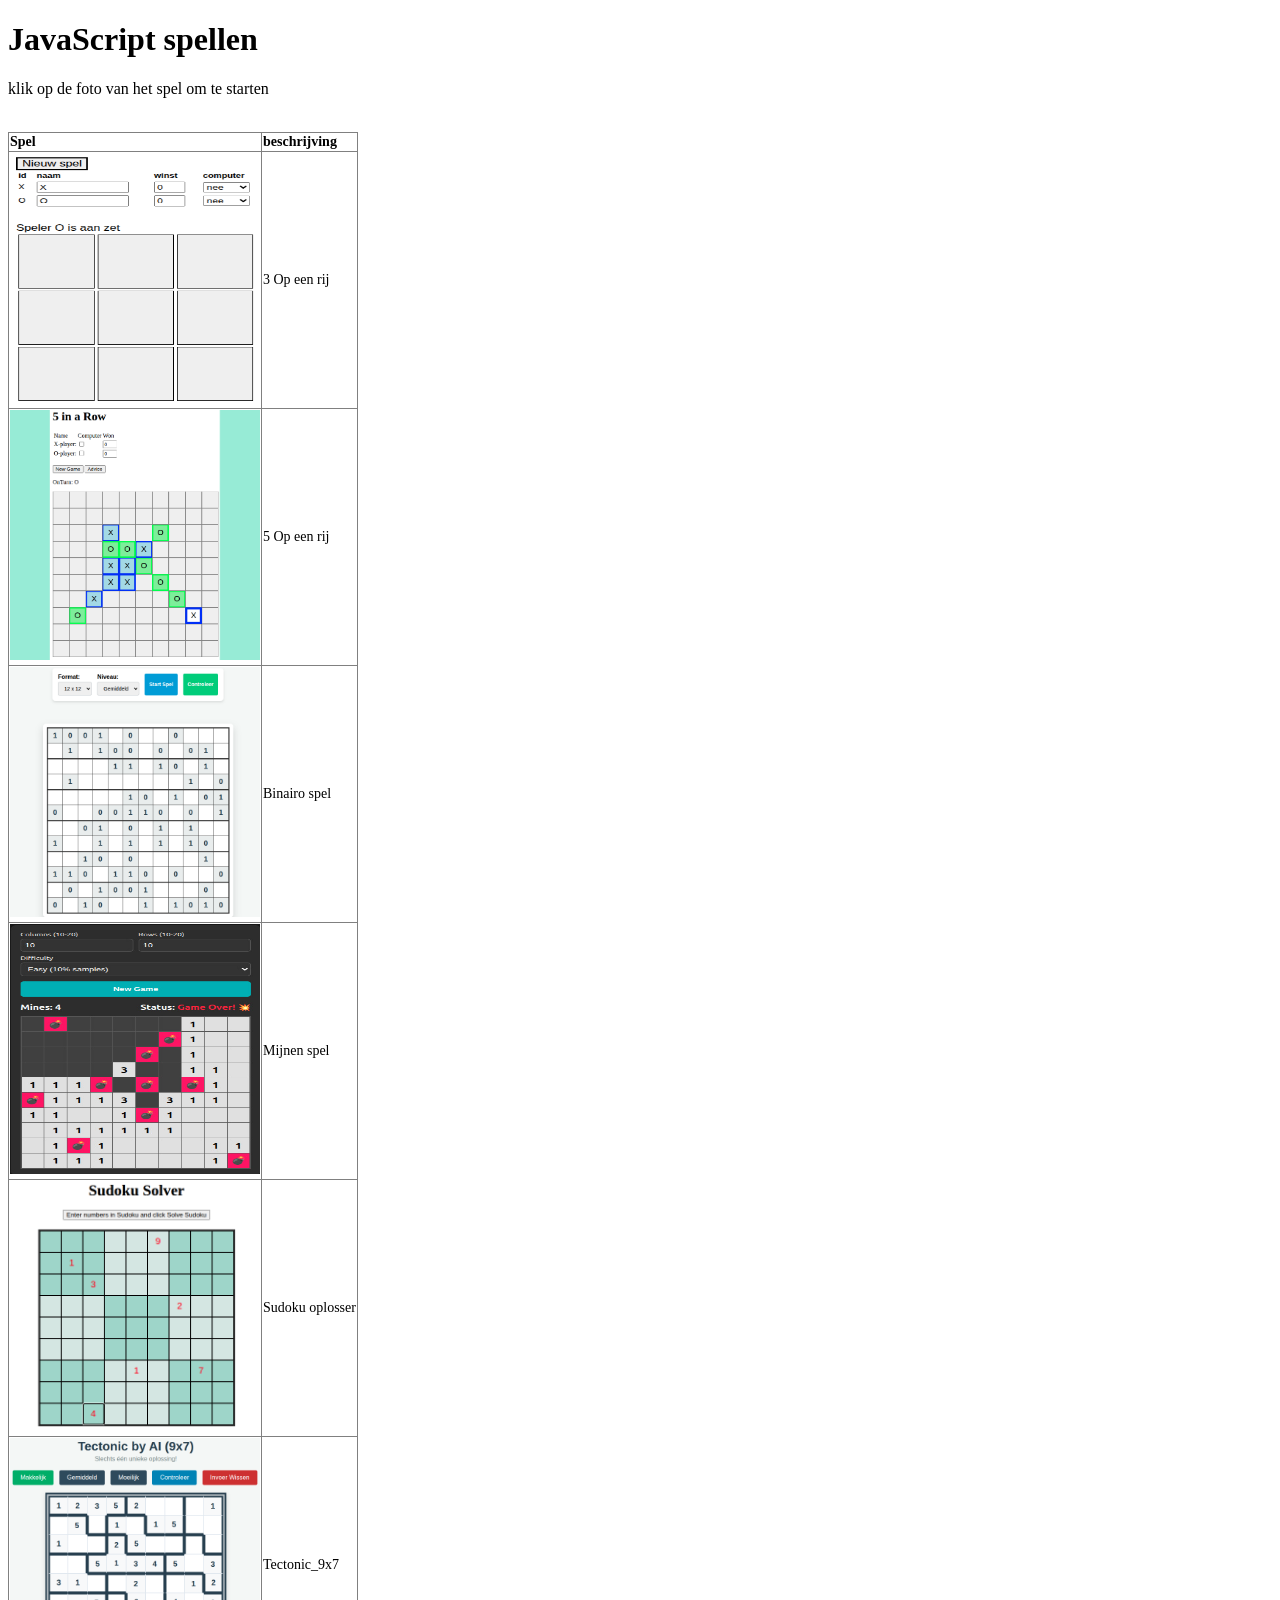
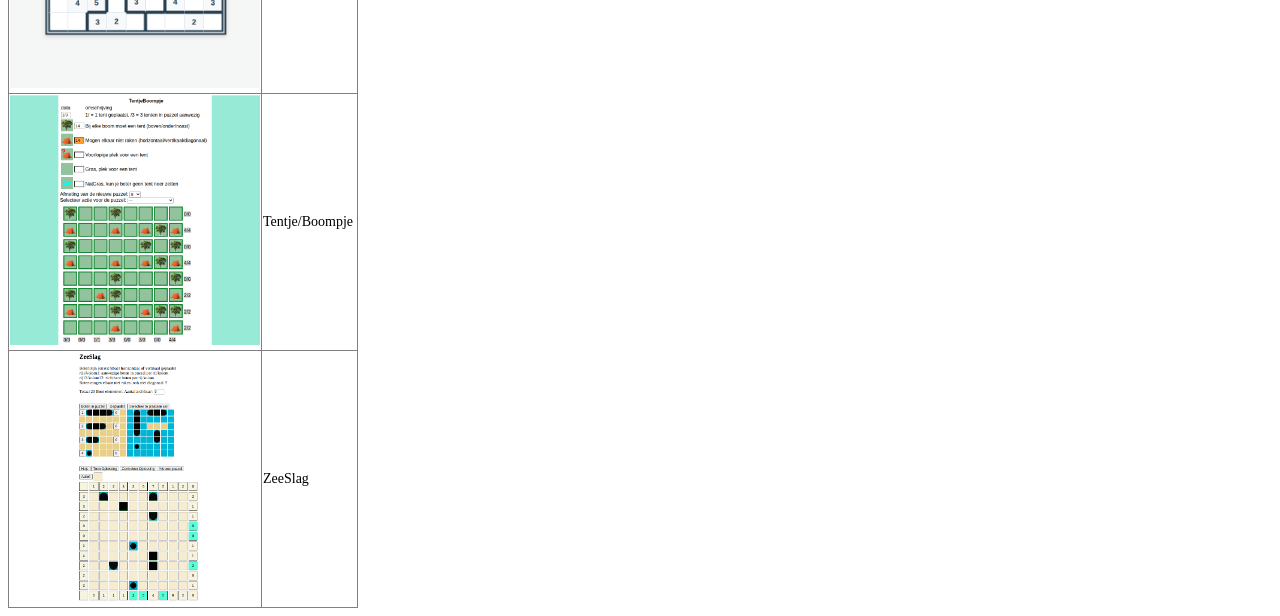
<file: index.html>
<!DOCTYPE html>
<html>

<link href="index.css" rel="stylesheet">

<body>

<h1>JavaScript spellen</h1>
<p>klik op de foto van het spel om te starten</p>
<br>

<table class="table table_bottom">
  <tr>
    <th>Spel</th>
    <th>beschrijving</th>
  </tr>
  <tr>
    <td><img src="./IMG/3oprij.png" alt="3 op een rij spel" width="250" height="250" onclick="window.location.href = './Games/3OpRij/Index.html';" ></img></td>
    <td>3 Op een rij</td>
  </tr>
  <tr>
    <td><img src="./IMG/5InaRow.png" alt="5 in een rij" width="250" height="250" onclick="window.location.href = './Games/5OpEenRij/Index.html';" ></img></td>
    <td>5 Op een rij</td>
  </tr>
  <tr>
    <td><img src="./IMG/BinairoGame.png" alt="Bimairo spel" width="250" height="250" onclick="window.location.href = './Games/Binairo/Binairo.html';" ></img></td>
    <td>Binairo spel</td>
  </tr>
  <tr>
    <td><img src="./IMG/MineGame.jpg" alt="Mijnen spel" width="250" height="250" onclick="window.location.href = './Games/Mines/Mines.html';" ></img></td>
    <td>Mijnen spel</td>
  </tr>
  <tr>
    <td><img src="./IMG/SudokuSolver.png" alt="Sudoku puzzel oplosser" width="250" height="250" onclick="window.location.href = './Games/SudokuSolver/sudokusolver.html';" ></img></td>
    <td>Sudoku oplosser</td>
  </tr>
  <tr>
    <td><img src="./IMG/Tectonic.png" alt="Tectonic AI" width="250" height="250" onclick="window.location.href = './Games/Tectonic/Tectonic_9x7.html';" ></img></td>
    <td>Tectonic_9x7</td>
  </tr>
  <tr>
    <td><img src="./IMG/TentjeBoompje.png" alt="Tentje Boompje" width="250" height="250" onclick="window.location.href = './Games/TentjeBoompje/TentjeBoompje.html';" ></img></td>
    <td>Tentje/Boompje</td>
  </tr>
  <tr>
    <td><img src="./IMG/ZeeSlag.png" alt="ZeeSlag" width="250" height="250" onclick="window.location.href = './Games/ZeeSlag/ZeeSlag.html';" ></img></td>
    <td>ZeeSlag</td>
  </tr>
</table>

</body>
</html>
</file>
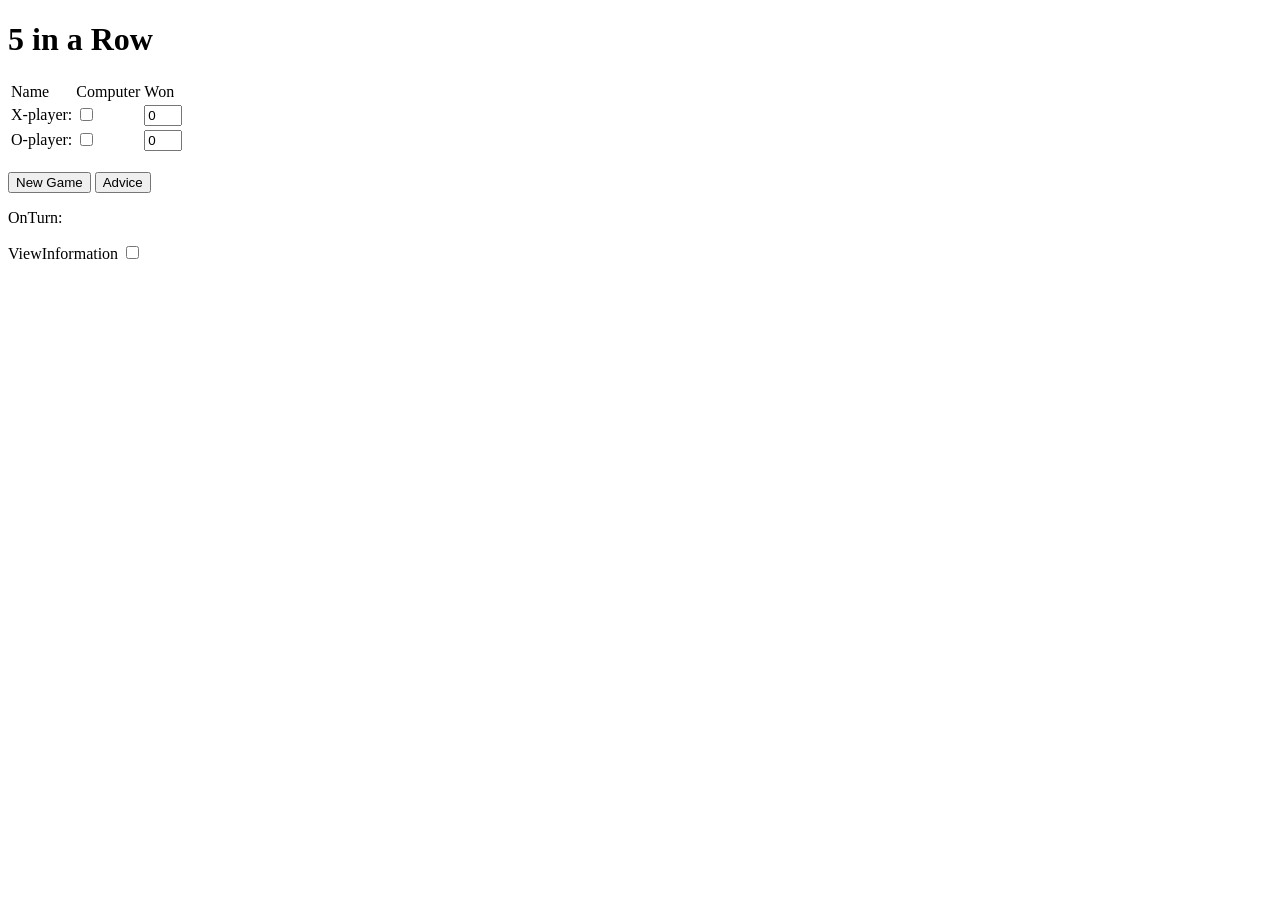
<file: Games/5OpEenRij/Index.html>
<!DOCTYPE html>
<html>

<script src="Combinations.js"></script>
<link href="Combinations.css" rel="stylesheet">

<body onload="SetTitle()">

<h1 id="Title">in a Row</h1>

<table id="Players" >
  <tr>
    <td>Name</td>
    <td>Computer</td>
    <td>Won</td>
  </tr>

  <tr>
    <td>X-player:</td>
    <td><input type="checkbox" id="X_Computer" name="X_Computer" /></td>
    <td><input type="text" id="X_winner" value="0" size="2" maxlength="2" style="width:30px" readonly /></td>
  </tr>    
  <tr>
    <td>O-player:</td>
    <td><input type="checkbox" id="O_Computer" name="O_Computer" /></td>
    <td><input type="text" id="O_winner" value="0" size="2" maxlength="2" style="width:30px" readonly /></td>
  </tr>
</table>
<br>
<button type="button" onclick="Create()">New Game</button>
<button type="button" onclick="Advise()">Advice</button>

<p id="OnTurn">OnTurn:</p>

<p id="game"></p>



<p id="Information" > ViewInformation
  <input type="checkbox" id="ViewInfo" name="ViewInfo" onclick="ViewInfo()" />
</p>

<table id="InfoTable" hidden >
    <tr>
      <td>Filter</td>
      <td>Combinations</td>
      <td>Reason</td>
    </tr>
    <tr>
      <td>
        <select name="Filter" id="Filter" size=5 onclick="GetFilter(id)">
            <option value="A">All</option>
            <option value="X">X-combs</option>
            <option value="O">O-combs</option>
            <option value="E">Empty</option>
            <option value="D">Dead</option>
        </select>
      </td>
      <td>
        <select name="AllCombs" id="AllCombs" size=5 onclick="Selected(id)">
            <option value="">All combinations</option>
        </select>
      </td>
      <td>
        <select name="Reason" id="Reason" size=2 onclick="Selected(id)">
            <option value="">Reason</option>
        </select>
      </td>
    </tr>
    <tr>
      <td>
        <p id="Count">Combs Filter:</p>
      </td>
    </tr>
        <tr>
      <td>
        <p id="Move">Move Info:</p>
      </td>
    </tr>
  </table>


</body>
</html>
</file>
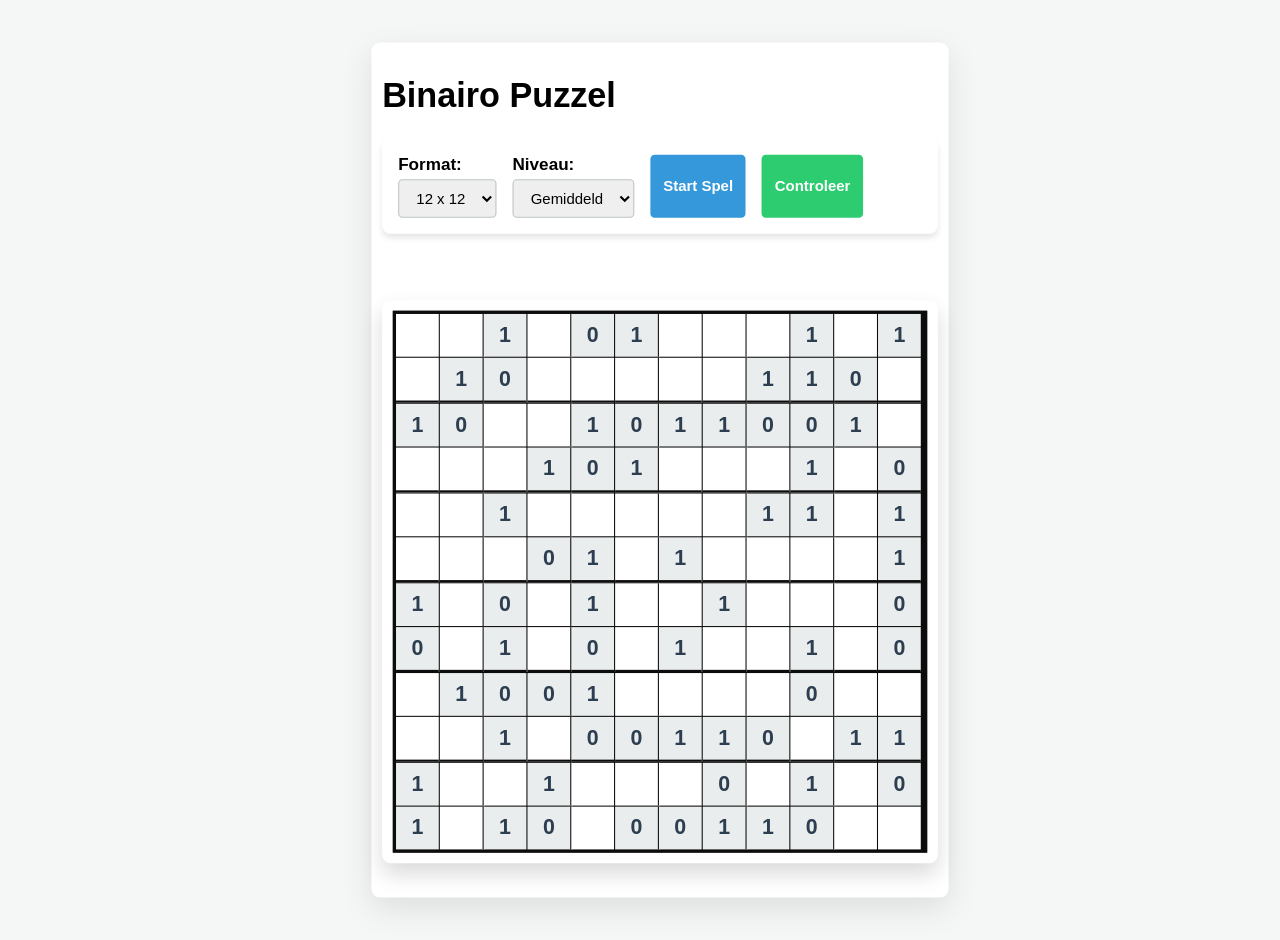
<file: Games/Binairo/Binairo.html>
<!DOCTYPE html>
	<html lang="nl">
	<head>
		<meta charset="UTF-8">
		<title>Binairo Puzzel Game</title>
		<style>

        html, body {
            margin: 0;
            padding: 0;
            width: 100%;
            height: 100%;
            overflow: hidden;
            background-color: #f0f2f5;
            position: relative;
            /* Normale cursor als basis */
            cursor: default;
        }

        #my-content-wrapper {
            position: absolute;
            left: 50%;
            top: 50%;
            width: 540px;
            height: 800px;
            background-color: white;
            box-shadow: 0 10px 30px rgba(0,0,0,0.1);
            border-radius: 8px;
            padding: 10px;
            box-sizing: border-box;
            transform-origin: center center;
            transition: transform 0.1s ease-out;
            -webkit-touch-callout: none;
            -webkit-user-select: none;
            user-select: none;
        }

        .content-box {
            text-align: center;
            font-family: sans-serif;
        }

        .badge {
            background: #007bff;
            color: white;
            padding: 5px 10px;
            border-radius: 4px;
            display: inline-block;
            margin-top: 20px;
            cursor: pointer;
        }
		:root { --bg-color: #f4f7f6; --cell-size: 40px; --border-color: #0c0c0c; }
			body { font-family: sans-serif; background-color: var(--bg-color); display: flex; flex-direction: column; align-items: center; padding: 20px; }
			.controls { margin-bottom: 20px; display: flex; gap: 15px; background: white; padding: 15px; border-radius: 8px; box-shadow: 0 4px 6px rgba(0,0,0,0.1); }
			label { font-weight: bold; display: flex; flex-direction: column; gap: 5px; }
			select, button { padding: 8px 12px; font-size: 14px; border: 1px solid #bdc3c7; border-radius: 4px; cursor: pointer; }
			button { background-color: #3498db; color: white; border: none; font-weight: bold; }
			button:hover { background-color: #2980b9; }
			#message { font-size: 18px; font-weight: bold; margin-bottom: 15px; min-height: 27px; }
			.success { color: #27ae60; }
			.error { color: #c0392b; }
			.grid-container { background: white; padding: 10px; border-radius: 8px; box-shadow: 0 10px 20px rgba(0,0,0,0.15); }
			.grid { display: grid; border: 3px solid var(--border-color); background-color: var(--border-color); gap: 1px; }
			.cell { width: var(--cell-size); height: var(--cell-size); background-color: white; display: flex; align-items: center; justify-content: center; font-size: 20px; font-weight: bold; cursor: pointer; user-select: none; }
			.cell.thick-right { border-right: 2px solid var(--border-color); }
			.cell.thick-bottom { border-bottom: 2px solid var(--border-color); }
			.cell.fixed { background-color: #eaeded; color: #2c3e50; cursor: not-allowed; }
			.cell.user-0 { color: #e67e22; }
			.cell.user-1 { color: #9b59b6; }
		</style>
	</head>

	<body>
		<div id="my-content-wrapper">
			<h1>Binairo Puzzel</h1>
			<div class="controls">
					<label>Format:
					<select id="grid-size">
							<option value="6">6 x 6</option>
							<option value="8">8 x 8</option>
							<option value="10">10 x 10</option>
							<option value="12" selected>12 x 12</option>
					</select>
					</label>
					<label>Niveau:
					<select id="difficulty">
							<option value="easy">Makkelijk</option>
							<option value="medium" selected>Gemiddeld</option>
							<option value="hard">Moeilijk</option>
					</select>
					</label>
					<button id="start-btn">Start Spel</button>
					<button id="check-btn" style="background-color: #2ecc71;">Controleer</button>
			</div>
			<div id="message"></div>
			<div class="grid-container"><div id="binairo-grid" class="grid"></div></div>

			<!-- Link naar de JavaScript bestanden -->
			<script src="generator.js"></script>
			<script src="game.js"></script>

			<script>
				const wrapper = document.getElementById('my-content-wrapper');

				let currentScale = 1;
				let posX = 0;
				let posY = 0;

				let contentWidth = 400;
				let contentHeight = 800;

				let isDragging = false;
				let startX = 0;
				let startY = 0;

				window.addEventListener('load', () => {
					 if (wrapper) {
						  const originalTransform = wrapper.style.transform;
						  wrapper.style.transform = 'none';

						  const rect = wrapper.getBoundingClientRect();
						  if (rect.width > 0) contentWidth = rect.width;
						  if (rect.height > 0) contentHeight = rect.height;

						  wrapper.style.transform = originalTransform;
						  zoomToFit();
					 }
				});

				function zoomToFit() {
					 if (!wrapper) return;

					 const windowWidth = window.innerWidth;
					 const windowHeight = window.innerHeight;

					 const scaleX = windowWidth / contentWidth;
					 const scaleY = windowHeight / contentHeight;

					 currentScale = Math.min(scaleX, scaleY) * 0.95;

					 posX = 0;
					 posY = 0;

					 applyTransform();
				}

				function applyTransform() {
					 currentScale = Math.max(0.05, Math.min(currentScale, 5));
					 wrapper.style.transform = `translate(calc(-50% + ${posX}px), calc(-50% + ${posY}px)) scale(${currentScale})`;
					 // zoomIndicator.textContent = `Zoom: ${Math.round(currentScale * 100)}%`;
				}

				// ==========================================
				// DYNAMISCHE CURSOR & SLEPEN LOGICA
				// ==========================================

				function startPan(clientX, clientY) {
					 isDragging = true;
					 startX = clientX - posX;
					 startY = clientY - posY;
					 // Verander de cursor naar een vuist ALLEEN tijdens het actieve slepen
					 document.body.style.cursor = 'grabbing';
				}

				function movePan(clientX, clientY) {
					 if (!isDragging) return;
					 posX = clientX - startX;
					 posY = clientY - startY;
					 applyTransform();
				}

				function endPan() {
					 if (!isDragging) return;
					 isDragging = false;
					 // Zet de muisaanwijzer direct weer terug naar normaal na loslaten
					 document.body.style.cursor = 'default';
				}

				// Muis drag events (Desktop)
				window.addEventListener('mousedown', (e) => {
					 // Voorkom dat slepen start als je specifiek op een interactief element klikt (zoals een knop)
					 if (e.button === 0 && e.target.tagName !== 'BUTTON' && e.target.tagName !== 'INPUT' && e.target.tagName !== 'A') {
						  startPan(e.clientX, e.clientY);
					 }
				});
				window.addEventListener('mousemove', (e) => movePan(e.clientX, e.clientY));
				window.addEventListener('mouseup', endPan);

				// Touch drag events (Mobiel)
				window.addEventListener('touchstart', (e) => {
					 if (e.touches.length === 1 && e.target.tagName !== 'BUTTON' && e.target.tagName !== 'INPUT' && e.target.tagName !== 'A') {
						  startPan(e.touches[0].clientX, e.touches[0].clientY);
					 }
				});
				window.addEventListener('touchmove', (e) => {
					 if (e.touches.length === 1 && isDragging) {
						  e.preventDefault();
						  movePan(e.touches[0].clientX, e.touches[0].clientY);
					 }
				}, { passive: false });
				window.addEventListener('touchend', endPan);

				// ==========================================
				// TOETSENBORD, BROWSER-ZOOM & MOBIELE PINCH
				// ==========================================

				window.addEventListener('keydown', (event) => {
					 if (event.ctrlKey) return;

					 if (event.key === '+' || event.key === '=') {
						  event.preventDefault();
						  currentScale += 0.05;
						  applyTransform();
					 }
					 if (event.key === '-' || event.key === '_') {
						  event.preventDefault();
						  currentScale -= 0.05;
						  applyTransform();
					 }
				});

				window.addEventListener('wheel', (event) => {
					 if (event.ctrlKey) {
						  event.preventDefault();
						  if (event.deltaY < 0) {
								currentScale += 0.05;
						  } else {
								currentScale -= 0.05;
						  }
						  applyTransform();
					 }
				}, { passive: false });

				let touchStartDist = 0;
				window.addEventListener('touchstart', (e) => {
					 if (e.touches.length === 2) {
						  isDragging = false;
						  document.body.style.cursor = 'default';
						  touchStartDist = Math.hypot(
								e.touches[0].clientX - e.touches[1].clientX,
								e.touches[0].clientY - e.touches[1].clientY
						  );
					 }
				});

				window.addEventListener('touchmove', (e) => {
					 if (e.touches.length === 2 && touchStartDist > 0) {
						  e.preventDefault();
						  const currentDist = Math.hypot(
								e.touches[0].clientX - e.touches[1].clientX,
								e.touches[0].clientY - e.touches[1].clientY
						  );
						  const delta = currentDist / touchStartDist;
						  if (delta > 1) currentScale += 0.02;
						  if (delta < 1) currentScale -= 0.02;
						  applyTransform();
						  touchStartDist = currentDist;
					 }
				}, { passive: false });

				window.addEventListener('touchend', () => {
					 touchStartDist = 0;
				});

				// ==========================================
				// RESET MECHANISME
				// ==========================================

				let resizeTimeout;
				window.addEventListener('resize', () => {
					 clearTimeout(resizeTimeout);
					 resizeTimeout = setTimeout(zoomToFit, 100);
				});

				document.addEventListener('contextmenu', (event) => {
					 event.preventDefault();
					 requestAnimationFrame(() => {
						  zoomToFit();
					 });
				}, { passive: false });

				document.addEventListener('dblclick', (event) => {
					 event.preventDefault();
					 requestAnimationFrame(() => {
						  zoomToFit();
					 });
				});

			</script>
		</div>
	</body>
</html>
</file>
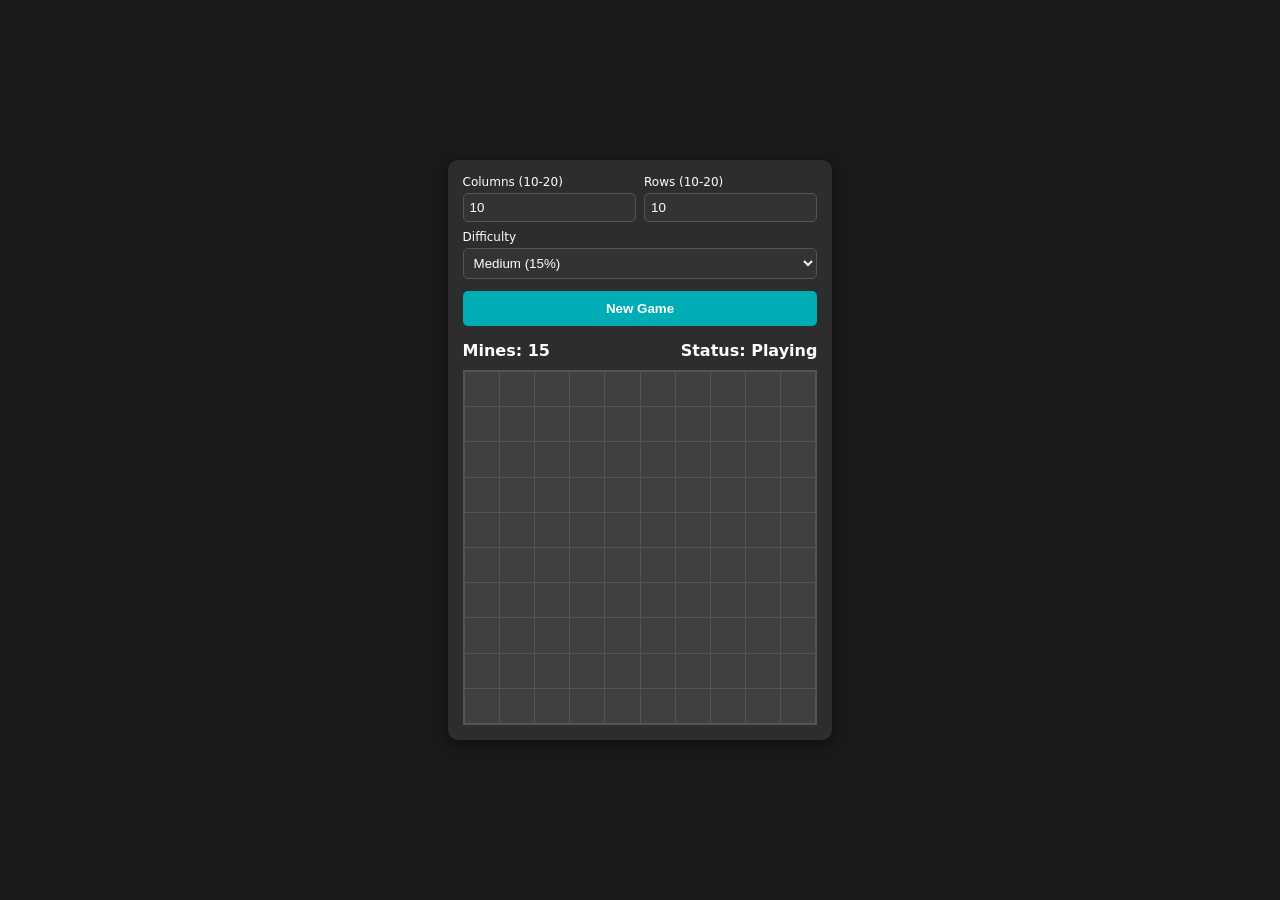
<file: Games/Mines/Mines.html>
<!DOCTYPE html>
<html lang="en">
<head>
    <meta charset="UTF-8">
    <meta name="viewport" content="width=device-width, initial-scale=1.0">
    <title>Minesweeper</title>
    <style>
        :root {
            --bg: #1a1a1a; --panel: #2d2d2d; --text: #fff;
            --cell: #404040; --rev: #e0e0e0; --border: #555;
        }
        body {
            font-family: system-ui, sans-serif; background: var(--bg); color: var(--text);
            margin: 0; padding: 10px; display: flex; flex-direction: column;
            align-items: center; justify-content: center; min-height: 100vh; box-sizing: border-box;
        }
        .container {
            background: var(--panel); padding: 15px; border-radius: 10px;
            box-shadow: 0 4px 15px rgba(0,0,0,0.5); text-align: center; max-width: 100%;
        }
        .controls { margin-bottom: 15px; display: grid; grid-template-columns: repeat(2, 1fr); gap: 8px; }
        label { display: flex; flex-direction: column; align-items: flex-start; font-size: 12px; }
        select, input, button {
            width: 100%; padding: 6px; margin-top: 4px; border-radius: 5px;
            border: 1px solid #555; background: #333; color: #fff; box-sizing: border-box;
        }
        button { grid-column: span 2; background: #00adb5; font-weight: bold; cursor: pointer; border: none; padding: 10px; }
        button:hover { background: #008c9e; }
        .stats { display: flex; justify-content: space-between; margin-bottom: 10px; font-weight: bold; }
        #grid {
            display: grid; gap: 1px; background: var(--border); border: 2px solid var(--border); margin: 0 auto;
            --sz: min(4.3vw, 3.8vh);
        }
        .cell {
            width: var(--sz); height: var(--sz); background: var(--cell);
            display: flex; align-items: center; justify-content: center;
            font-weight: bold; cursor: pointer; user-select: none; font-size: calc(var(--sz) * 0.55);
        }
        .cell.revealed { background: var(--rev); color: #000; cursor: default; }
        .cell.mine { background: #ff2e63; }
        .cell.flagged { background: #ff9f43; }
        .cell.maybe { background: #f1c40f; color: #000; }
        .n1 { color: #1b7ced; } .n2 { color: #2ebd59; } .n3 { color: #ff3838; } .n4 { color: #020087; }
        .n5 { color: #800000; } .n6 { color: #008080; } .n7 { color: #000000; } .n8 { color: #808080; }
    </style>
</head>
<body>

<div class="container">
    <div class="controls">
        <label>Columns (10-20) <input type="number" id="cols" min="10" max="20" value="10"></label>
        <label>Rows (10-20) <input type="number" id="rows" min="10" max="20" value="10"></label>
        <label style="grid-column: span 2;">Difficulty
            <select id="diff">
                <option value="0.10">Easy (10% samples)</option>
                <option value="0.15" selected>Medium (15%)</option>
                <option value="0.22">Hard (22%)</option>
            </select>
        </label>
        <button onclick="initGame()">New Game</button>
    </div>
    <div class="stats">
        <div>Mines: <span id="m-count">0</span></div>
        <div>Status: <span id="status">Playing</span></div>
    </div>
    <div id="grid"></div>
</div>

<script>
    let rows, cols, totalMines, mineGrid, revGrid, stateGrid, gameOver, firstClick;

    function initGame() {
        cols = Math.max(10, Math.min(20, parseInt(document.getElementById('cols').value) || 10));
        rows = Math.max(10, Math.min(20, parseInt(document.getElementById('rows').value) || 10));
        document.getElementById('cols').value = cols; document.getElementById('rows').value = rows;

        totalMines = Math.floor(rows * cols * parseFloat(document.getElementById('diff').value));
        gameOver = false; firstClick = true;
        
        document.getElementById('status').innerText = "Playing";
        document.getElementById('status').style.color = "#fff";
        document.getElementById('m-count').innerText = totalMines;

        mineGrid = Array(rows).fill().map(() => Array(cols).fill(false));
        revGrid = Array(rows).fill().map(() => Array(cols).fill(false));
        stateGrid = Array(rows).fill().map(() => Array(cols).fill(0)); // 0=Empty, 1=Flag, 2=Maybe

        renderGrid();
    }

    function generateMines(exR, exC) {
        let placed = 0;
        while (placed < totalMines) {
            let r = Math.floor(Math.random() * rows), c = Math.floor(Math.random() * cols);
            if (!mineGrid[r][c] && (r !== exR || c !== exC)) { mineGrid[r][c] = true; placed++; }
        }
    }

    function renderGrid() {
        const grid = document.getElementById('grid');
        grid.innerHTML = '';
        grid.style.gridTemplateColumns = `repeat(${cols}, var(--sz))`;
        grid.style.gridTemplateRows = `repeat(${rows}, var(--sz))`;

        for (let r = 0; r < rows; r++) {
            for (let c = 0; c < cols; c++) {
                const cell = document.createElement('div');
                cell.classList.add('cell');
                cell.dataset.r = r; cell.dataset.c = c;
                cell.onclick = () => handleLeft(r, c);
                cell.oncontextmenu = (e) => { e.preventDefault(); handleRight(r, c); };
                grid.appendChild(cell);
            }
        }
    }

    function handleLeft(r, c) {
        if (gameOver || stateGrid[r][c] === 1 || revGrid[r][c]) return;
        if (firstClick) { firstClick = false; generateMines(r, c); }
        if (mineGrid[r][c]) { endGame(false); return; }
        reveal(r, c); checkWin();
    }

    function handleRight(r, c) {
        if (gameOver || revGrid[r][c]) return;
        
        // Cycle states: 0 (Normal) -> 1 (Flagged) -> 2 (Question/Maybe) -> 0
        stateGrid[r][c] = (stateGrid[r][c] + 1) % 3;
        
        const cell = document.querySelector(`[data-r='${r}'][data-c='${c}']`);
        cell.classList.remove('flagged', 'maybe');
        
        if (stateGrid[r][c] === 1) {
            cell.classList.add('flagged'); cell.innerText = '🚩';
        } else if (stateGrid[r][c] === 2) {
            cell.classList.add('maybe'); cell.innerText = '❓';
        } else {
            cell.innerText = '';
        }

        let flags = 0; stateGrid.forEach(row => flags += row.filter(s => s === 1).length);
        document.getElementById('m-count').innerText = totalMines - flags;
    }

    function reveal(r, c) {
        if (r < 0 || r >= rows || c < 0 || c >= cols || revGrid[r][c] || stateGrid[r][c] === 1) return;
        revGrid[r][c] = true;
        const cell = document.querySelector(`[data-r='${r}'][data-c='${c}']`);
        cell.classList.remove('maybe');
        cell.classList.add('revealed');
        
        let count = 0;
        for (let i = -1; i <= 1; i++) {
            for (let j = -1; j <= 1; j++) {
                let nr = r + i, nc = c + j;
                if (nr >= 0 && nr < rows && nc >= 0 && nc < cols && mineGrid[nr][nc]) count++;
            }
        }

        if (count > 0) {
            cell.innerText = count; cell.classList.add(`n${count}`);
        } else {
            for (let i = -1; i <= 1; i++) {
                for (let j = -1; j <= 1; j++) reveal(r + i, c + j);
            }
        }
    }

    function checkWin() {
        for (let r = 0; r < rows; r++) {
            for (let c = 0; c < cols; c++) {
                if (!mineGrid[r][c] && !revGrid[r][c]) return;
            }
        }
        endGame(true);
    }

    function endGame(win) {
        gameOver = true;
        const txt = document.getElementById('status');
        txt.innerText = win ? "You Win! 🎉" : "Game Over! 💥";
        txt.style.color = win ? "#2ebd59" : "#ff3838";
        if (!win) {
            for (let r = 0; r < rows; r++) {
                for (let c = 0; c < cols; c++) {
                    if (mineGrid[r][c]) {
                        const cell = document.querySelector(`[data-r='${r}'][data-c='${c}']`);
                        cell.classList.remove('maybe', 'flagged');
                        cell.classList.add('mine'); cell.innerText = '💣';
                    }
                }
            }
        }
    }
    initGame();
</script>
</body>
</html>
</file>
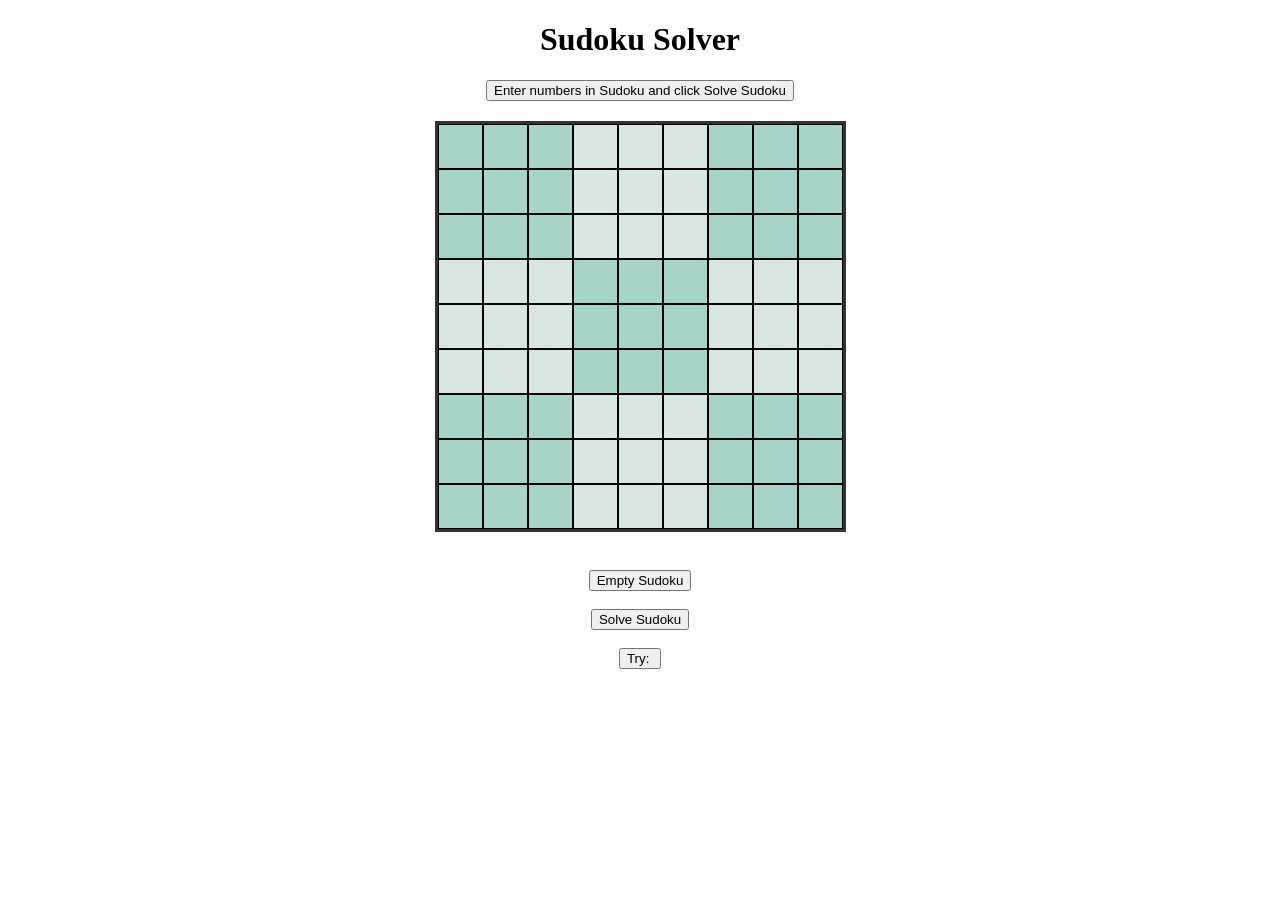
<file: Games/SudokuSolver/sudokusolver.html>
<!DOCTYPE html>
<html lang="nl">
<head>
<style>
    :root { --border-bold: 3px solid #333; }

    .sudoku-grid {
        display: grid;
        grid-template-columns: repeat(9, 45px);
        width: max-content;
        border: var(--border-bold);
        margin: 20px auto;
    }

    .sudoku-cell {
        width: 45px;
        height: 45px;
        text-align: center;
        font-size: 1.2rem;
        border: 1px solid #000000;
        box-sizing: border-box;
        background-color: rgb(215, 230, 226);
    }
    .sudoku-cell-mark {
        width: 45px;
        height: 45px;
        text-align: center;
        font-size: 1.2rem;
        border: 1px solid #000000;
        box-sizing: border-box;
        background-color: rgb(167, 212, 200);
    }

    .center-block {
        display: block;
        margin-right: auto;
        margin-left: auto;
    }

    h1 {
        text-align:center;
        margin-right: auto;
        margin-left: auto;
    }

</style>

</head>
<body>
<title>Sudoku Solver</title> 
<h1>Sudoku Solver</h1>

<input class="center-block" type='button' id='Info' value='Enter numbers in Sudoku and click Solve Sudoku' readonly />

<div id="grid" class="sudoku-grid"></div>

<br/>
<button class="center-block" onclick="Clear()">Empty Sudoku</button>
<br/>
<button class="center-block" onclick="SolveActiveNumbers()">Solve Sudoku</button>
<br/>
<input class="center-block" type='button' id='Try' value='Try: ' readonly />

<script>

    const N = 9;
    let count = 0;

    function isSafe(sudoku, row, column, num) {
        // check if we find the same num in the similar row , we return false
        for (let x = 0; x < 9; x++) {
            if (sudoku[row][x] === num) {
                return false;
            }
        }

        // check if we find the same num in the similar column , we return false
        for (let x = 0; x < 9; x++) {
            if (sudoku[x][column] === num) {
                return false;
            }
        }

        // check if we find the same num in the particular 3*3 matrix, we return false
        const startRow = row - (row % 3);
        const startCol = column - (column % 3);
        for (let i = 0; i < 3; i++) {
            for (let j = 0; j < 3; j++) {
                if (sudoku[i + startRow][j + startCol] === num) {
                    return false;
                }
            }
        }
        return true;
    }

    function solveSudoku(sudoku, row, column) {
        count++;
        document.getElementById("Try").value = "Try: " + count.toString();

        if (count > 1000000) {
            return false;
        }

        if (row === N - 1 && column === N) {
            return true;
        }

        if (column === N) {
            row++;
            column = 0;
        }

        if (sudoku[row][column] > 0) {
            return solveSudoku(sudoku, row, column + 1);
        }

        for (let num = 1; num <= N; num++) {
            if (isSafe(sudoku, row, column, num)) {
                sudoku[row][column] = num;
                if (solveSudoku(sudoku, row, column + 1)) {
                    return true;
                }
            }
            sudoku[row][column] = 0;
        }
        return false;
    }

    function solver(sudoku) {
        if (solveSudoku(sudoku, 0, 0)) {
            count = 0;
            return sudoku;
        } else {
            count = 0;
            return false;
        }
    }




    let sudoku = create2Darr(9, 9);

    function create2Darr(rows, columns){
    let arr = [];
    let value = 0;

    // creating two-dimensional array
    for (let r = 0; r < rows; r++) {
        arr[r] = [];
        for (let c = 0; c < columns; c++) {
        arr[r][c]= value;
        }
    }
    return arr;
    } 

    let MarkedCells =[ 1, 2, 3, 7, 8, 9,
                      10,11,12,16,17,18,
                      19,20,21,25,26,27,
                      31,32,33,
                      40,41,42,
                      49,50,51,
                      55,56,57,61,62,63,
                      64,65,66,70,71,72,
                      73,74,75,79,80,81] 

    const grid = document.getElementById('grid');

    // Genereer 81 input cellen
    for (let i = 0; i < 81; i++) {
        let clsname = cell_classname(i);
        const input = document.createElement('input');
        input.type = 'text';
        input.inputMode = 'numeric';
        input.className = clsname;  // 'sudoku-cell';
        input.maxLength = 1;
        input.id = i.toString();

        input.addEventListener("keydown", updateValue);
        grid.appendChild(input);
    }

    function updateValue(e) {

        // $('#Input_TextVar2').addEventListener("keypress", function(e){
        //     var text = this.value.replace(/[^0-9]/g, '') ;
        //     if (this.value != text){
        //         this.value = text;
        //     }
        // });

        let key = e.code.toString();
        let idnr = parseInt(this.id);
        let oldval = document.getElementById(idnr).value;
        let rnr = row(idnr);
        let cnr = column(idnr);
        let valid = " 123456789"

        if(valid.includes(oldval) == false){
            oldval = " ";
        }
        if(oldval == "") oldval = " ";

        switch(key) {
            case "ArrowLeft":
                if(cnr > 0) { 
                    document.getElementById(idnr - 1).focus();
                }
                break; 
            case "ArrowRight":
                if(cnr < 8) {                  
                    document.getElementById(idnr + 1).focus();
                }
                break; 
            case "ArrowUp":
                if(rnr > 0) { 
                    document.getElementById(idnr - 9).focus();
                }
                break;   
            case "ArrowDown":
                if(rnr < 8) { 
                    document.getElementById(idnr + 9).focus();
                }
                break;                 
            case "Digit0":
                e.target.value = ' ';
                document.getElementById(idnr).style.color="black";
                break; 
            case "Digit1":
                e.target.value = '1';
                document.getElementById(idnr).style.color="red";
                break; 
            case "Digit2":
                e.target.value = '2';
                document.getElementById(idnr).style.color="red";
                break; 
            case "Digit3":
                e.target.value = '3';
                document.getElementById(idnr).style.color="red";
                break; 
            case "Digit4":
                e.target.value = '4';
                document.getElementById(idnr).style.color="red";
                break; 
            case "Digit5":
                e.target.value = '5';
                document.getElementById(idnr).style.color="red";
                break; 
            case "Digit6":
                e.target.value = '6';
                document.getElementById(idnr).style.color="red";
                break; 
            case "Digit7":
                e.target.value = '7';
                document.getElementById(idnr).style.color="red";
                break; 
            case "Digit8":
                e.target.value = '8';
                document.getElementById(idnr).style.color="red";
                break; 
            case "Digit9":
                e.target.value = '9';
                document.getElementById(idnr).style.color="red";
                break;  
            case "Backquote":
                e.target.value = oldval;
                document.getElementById(idnr).style.color="black";
                break;                  
                
                

            default:
                e.target.value = oldval;
                // document.getElementById(idnr).value = oldval;
                // document.getElementById(idnr).focus();
                // document.getElementById(idnr).value = oldval;
                // console.log("IdNr:" + idnr + " , Old: '" + oldval + "'");
                console.log("Not supported key: " + key + " ,Restore: >" + oldval + "<");            
                break;
        }
    }


    function row(idnr){
        let rest = idnr;
        let rwnr = 0;
        while(rest >= 9){
            rest -= 9
            rwnr++;
        }
        return rwnr;
    }

    function column(idnr){
        let rest = idnr
        while(rest >= 9){
            rest -= 9;
        }
        return rest;
    }

    function cell_classname(idnr){
        let mcnr = idnr + 1;
        let clsname = "sudoku-cell"

        if(MarkedCells.indexOf(mcnr) >= 0){
            clsname = "sudoku-cell-mark"
        }
        return clsname;
    }


    
    function ReadButtons(){
        for (let r = 0; r < 9; r++) {
            for (let c = 0; c < 9; c++) {
                let ibttn = (r * 9) + c;
                let bttn = document.getElementById(ibttn.toString());
                if(bttn.value == ""){
                        sudoku[r][c] = 0;
                } else {
                        sudoku[r][c] = parseInt(bttn.value);
                }
            }
        }
    }

    function SolveActiveNumbers(){

        ReadButtons();

        let solved = solver(sudoku);

        if(solved){
            for (let r = 0; r < 9; r++) {
                for (let c = 0; c < 9; c++) {
                        let val = solved[r][c];
                        let ibttn = (r * 9) + c;
                        let bttn = document.getElementById(ibttn.toString());
                        bttn.value = val.toString();
                }
            }
        }else {
            alert("No solution ...")
        }
    }

    function Clear(){
        sudoku = create2Darr(9, 9);

        for(let i=0; i<81; i++){
            let bttn = document.getElementById(i.toString());
            bttn.value = "";
            document.getElementById(i.toString()).style.color="black";
        }
    }




</script>

</body>
</html>
</file>
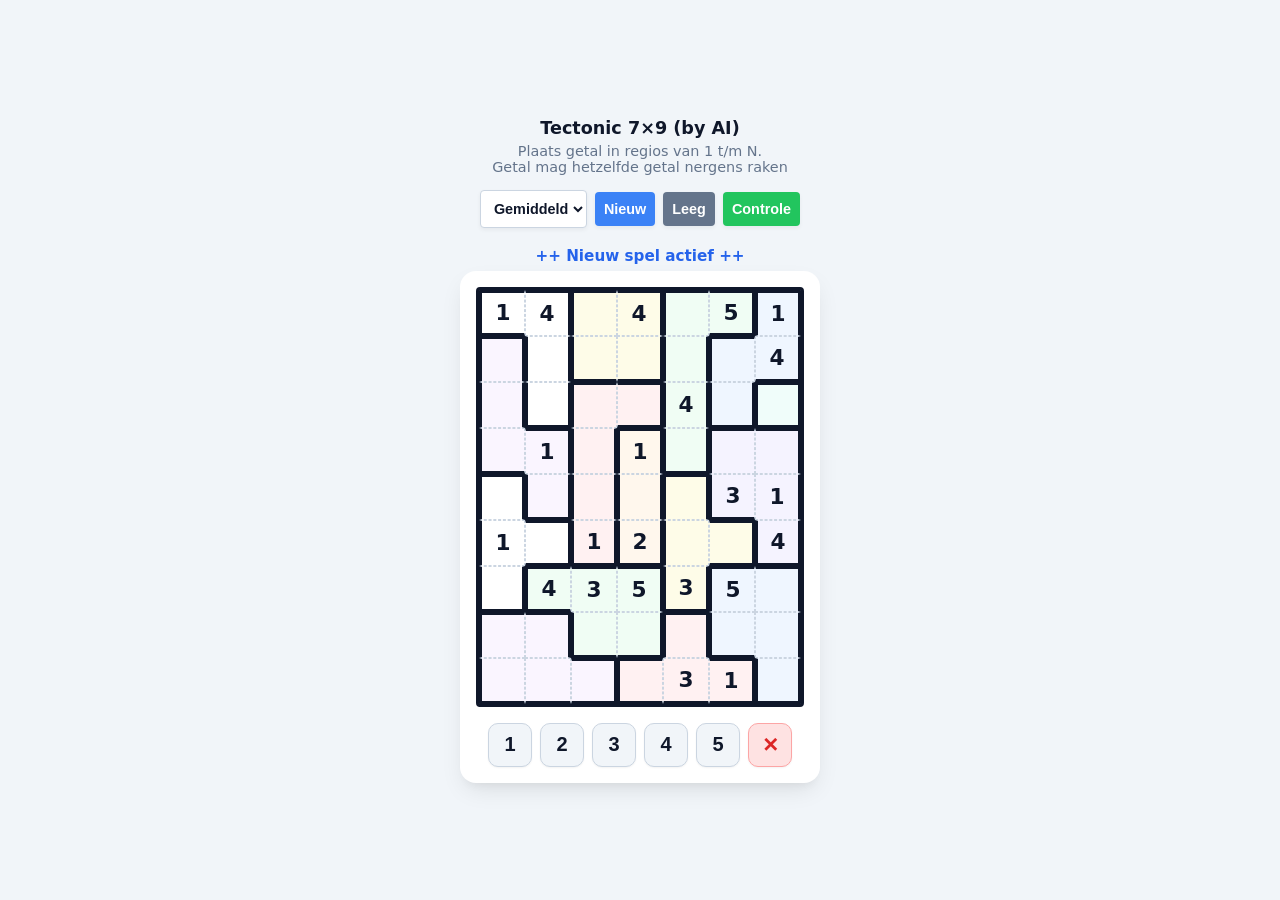
<file: Games/Tectonic/Tectonic_9x7.html>
<!DOCTYPE html>
<html lang="nl">
<head>
    <meta charset="UTF-8">
    <meta name="viewport" content="width=device-width, initial-scale=1.0">
    <title>Tectonic 7x9</title>
    <style>
        :root {
            --bg-color: #f1f5f9;
            --panel-bg: #ffffff;
            --text-color: #0f172a;
            --primary-color: #3b82f6;
            --primary-hover: #2563eb;
            --border-color: #cbd5e1;
            --error-color: #ef4444;
            --success-color: #22c55e;
            --selected-color: #93c5fd;
            --same-num-color: #dbeafe;
        }

        * {
            box-sizing: border-box;
        }

        body {
            font-family: system-ui, -apple-system, BlinkMacSystemFont, 'Segoe UI', Roboto, sans-serif;
            background-color: var(--bg-color);
            color: var(--text-color);
            display: flex;
            flex-direction: column;
            align-items: center;
            justify-content: center;
            min-height: 100vh;
            margin: 0;
            padding: 15px;
            user-select: none;
        }

        h3 {
            margin: 0 0 5px 0;
            font-size: 1.1rem;
            color: #0f172a;
            text-align: center;
        }

        .subtitle {
            margin: 0 0 15px 0;
            font-size: 0.9rem;
            color: #64748b;
            text-align: center;
        }

        .controls {
            display: flex;
            gap: 8px;
            margin-bottom: 5px;
            flex-wrap: nowrap;
            justify-content: center;
            align-items: center;
        }

        button, select {
            background-color: var(--primary-color);
            color: white;
            border: none;
            padding: 9px 9px;
            border-radius: 4px;
            font-weight: 600;
            font-size: 0.9rem;
            cursor: pointer;
            transition: background-color 0.15s, transform 0.1s;
            box-shadow: 0 2px 4px rgba(0,0,0,0.05);
        }

        select {
            background-color: #ffffff;
            color: #0f172a;
            border: 1px solid var(--border-color);
            outline: none;
            padding-right: 1px;
        }

        button:hover {
            background-color: var(--primary-hover);
        }

        button:active {
            transform: scale(0.96);
        }

        button.btn-sec {
            background-color: #64748b;
        }
        button.btn-sec:hover {
            background-color: #475569;
        }

        button.btn-success {
            background-color: var(--success-color);
        }
        button.btn-success:hover {
            background-color: #16a34a;
        }

        .board-container {
            background: var(--panel-bg);
            padding: 16px;
            border-radius: 16px;
            box-shadow: 0 10px 25px -5px rgba(0, 0, 0, 0.1), 0 8px 10px -6px rgba(0, 0, 0, 0.05);
            display: flex;
            flex-direction: column;
            align-items: center;
        }

        #grid {
            display: grid;
            grid-template-columns: repeat(7, 46px);
            grid-template-rows: repeat(9, 46px);
            gap: 0;
            background-color: #0f172a;
            border: 3.5px solid #0f172a;
            border-radius: 4px;
            overflow: hidden;
        }

        @media (max-width: 400px) {
            #grid {
                grid-template-columns: repeat(7, 40px);
                grid-template-rows: repeat(9, 40px);
            }
            .cell {
                width: 40px !important;
                height: 40px !important;
                font-size: 1.2rem !important;
            }
        }

        .cell {
            width: 46px;
            height: 46px;
            display: flex;
            align-items: center;
            justify-content: center;
            font-size: 1.35rem;
            font-weight: 700;
            cursor: pointer;
            box-sizing: border-box;
            position: relative;
            background-color: #ffffff;
            transition: background-color 0.15s;
        }

        /* Regio dikke en dunne randen */
        .border-top-region { border-top: 3.5px solid #0f172a !important; }
        .border-bottom-region { border-bottom: 3.5px solid #0f172a !important; }
        .border-left-region { border-left: 3.5px solid #0f172a !important; }
        .border-right-region { border-right: 3.5px solid #0f172a !important; }

        .border-top-inner { border-top: 1px dashed #cbd5e1; }
        .border-bottom-inner { border-bottom: 1px dashed #cbd5e1; }
        .border-left-inner { border-left: 1px dashed #cbd5e1; }
        .border-right-inner { border-right: 1px dashed #cbd5e1; }

        .cell.given {
            color: #0f172a;
            font-weight: 900;
            cursor: default;
        }

        .cell.user-filled {
            color: #2563eb;
            font-weight: 800;
        }

        .cell.selected {
            background-color: var(--selected-color) !important;
            z-index: 10;
        }

        .cell.highlight-same {
            background-color: var(--same-num-color);
        }

        .cell.invalid {
            color: var(--error-color) !important;
            background-color: #fee2e2 !important;
            animation: shake 0.25s ease-in-out;
        }

        @keyframes shake {
            0%, 100% { transform: translateX(0); }
            20%, 60% { transform: translateX(-3px); }
            40%, 80% { transform: translateX(3px); }
        }

        .numpad {
            display: flex;
            gap: 8px;
            margin-top: 16px;
        }

        .num-btn {
            width: 44px;
            height: 44px;
            font-size: 1.25rem;
            font-weight: 700;
            border-radius: 10px;
            padding: 0;
            display: flex;
            align-items: center;
            justify-content: center;
            background-color: #f1f5f9;
            color: #0f172a;
            border: 1px solid var(--border-color);
            box-shadow: 0 1px 2px rgba(0,0,0,0.05);
        }

        .num-btn:hover {
            background-color: #e2e8f0;
        }

        .num-btn.delete {
            background-color: #fee2e2;
            color: #dc2626;
            border-color: #fca5a5;
        }

        #message {
            margin-top: 14px;
            font-weight: 600;
            font-size: 0.95rem;
            min-height: 24px;
            text-align: center;
        }

        /* Pastelkleuren per regio */
        .color-0 { background-color: #ffffff; }
        .color-1 { background-color: #fefce8; }
        .color-2 { background-color: #f0fdf4; }
        .color-3 { background-color: #eff6ff; }
        .color-4 { background-color: #faf5ff; }
        .color-5 { background-color: #fff1f2; }
        .color-6 { background-color: #f0fdfa; }
        .color-7 { background-color: #fff7ed; }
        .color-8 { background-color: #f5f3ff; }
    </style>

    <link href="CSS/dynamic-dialog.css" rel="stylesheet">
    <script src="JS/dynamic-dialog.js"></script>  

</head>
<body>

    <h3>Tectonic 7×9  (by AI)</h3>
    <p class="subtitle">Plaats getal in regios van 1 t/m N.<br>Getal mag hetzelfde getal nergens raken</p>

    <div class="controls">
        <select id="select-difficulty">
            <option value="0.45">Makkelijk</option>
            <option value="0.35" selected>Gemiddeld</option>
            <option value="0.25">Moeilijk</option>
        </select>
        <button id="btn-new">Nieuw</button>
        <button id="btn-reset" class="btn-sec">Leeg</button>
        <button id="btn-validate" class="btn-success">Controle</button>
        <button id="btn-help" class="btn-sec">Help</button>
    </div>

    <div id="message"></div>
    
    <div class="board-container">
        <div id="grid"></div>

        <div class="numpad">
            <button class="num-btn" data-val="1">1</button>
            <button class="num-btn" data-val="2">2</button>
            <button class="num-btn" data-val="3">3</button>
            <button class="num-btn" data-val="4">4</button>
            <button class="num-btn" data-val="5">5</button>
            <button class="num-btn delete" data-val="0">✕</button>
        </div>
    </div>


    <script>

        // Controleer of het apparaat GEEN hover ondersteunt (zoals gsm en tablet)
        const isTouchDeviceWithoutHover = window.matchMedia("(hover: none)").matches; 

        const COLS = 7;
        const ROWS = 9;
        const TOTAL_CELLS = COLS * ROWS;

        let regions = [];        // Regio-id per cel
        let regionGroups = [];   // Cellenlijst per regio-id
        let solution = [];       // Berekende oplossing
        let initialBoard = [];   // Vaste gegeven cijfers
        let userBoard = [];      // Huidige stand van de gebruiker
        let selectedCell = null; // Actief geselecteerde cel

        let oldcolor = "";
        let oldmsg = "";

        // 1. REGIO GENERATIE (Grootte 1 t/m 5)
        function generateRegions() {
            let attempt = 0;
            while (attempt < 100) {
                attempt++;
                let regs = new Array(TOTAL_CELLS).fill(-1);
                let groups = [];
                let regId = 0;

                for (let i = 0; i < TOTAL_CELLS; i++) {
                    if (regs[i] !== -1) continue;

                    let targetSize = Math.floor(Math.random() * 5) + 1; // 1..5
                    let group = [i];
                    regs[i] = regId;

                    while (group.length < targetSize) {
                        let candidates = [];
                        for (let cellIdx of group) {
                            let r = Math.floor(cellIdx / COLS);
                            let c = cellIdx % COLS;
                            let neighbors = [
                                [r - 1, c], [r + 1, c], [r, c - 1], [r, c + 1]
                            ];
                            for (let [nr, nc] of neighbors) {
                                if (nr >= 0 && nr < ROWS && nc >= 0 && nc < COLS) {
                                    let nIdx = nr * COLS + nc;
                                    if (regs[nIdx] === -1 && !candidates.includes(nIdx)) {
                                        candidates.push(nIdx);
                                    }
                                }
                            }
                        }
                        if (candidates.length === 0) break;
                        let nextCell = candidates[Math.floor(Math.random() * candidates.length)];
                        regs[nextCell] = regId;
                        group.push(nextCell);
                    }
                    groups.push(group);
                    regId++;
                }

                // Eenzame cellen of regio's kleiner dan 1 mergen met een bijeengelegen regio als grootte <= 5 blijft
                let validPartition = true;
                for (let g = 0; g < groups.length; g++) {
                    if (groups[g].length === 0) continue;
                    // Als een regio heel klein is, probeer samen te voegen
                    if (groups[g].length === 1 && Math.random() < 0.7) {
                        let cellIdx = groups[g][0];
                        let r = Math.floor(cellIdx / COLS);
                        let c = cellIdx % COLS;
                        let neighbors = [[r-1,c], [r+1,c], [r,c-1], [r,c+1]];
                        for (let [nr, nc] of neighbors) {
                            if (nr >= 0 && nr < ROWS && nc >= 0 && nc < COLS) {
                                let nIdx = nr * COLS + nc;
                                let neighborReg = regs[nIdx];
                                if (neighborReg !== g && groups[neighborReg].length < 5) {
                                    regs[cellIdx] = neighborReg;
                                    groups[neighborReg].push(cellIdx);
                                    groups[g] = [];
                                    break;
                                }
                            }
                        }
                    }
                }

                // Filter lege groepen eruit en herindexeer
                let cleanGroups = groups.filter(g => g.length > 0);
                if (cleanGroups.every(g => g.length >= 1 && g.length <= 5)) {
                    // Herindexeer region map
                    let finalRegs = new Array(TOTAL_CELLS);
                    cleanGroups.forEach((grp, newId) => {
                        grp.forEach(cIdx => finalRegs[cIdx] = newId);
                    });
                    return { regions: finalRegs, regionGroups: cleanGroups };
                }
            }
        }

        // 2. BACKTRACKING SOLVER MET MRV (Minimum Remaining Values)
        function solvePuzzle(regs, groups) {
            let grid = new Array(TOTAL_CELLS).fill(0);

            function getCandidates(cellIdx) {
                let r = Math.floor(cellIdx / COLS);
                let c = cellIdx % COLS;
                let regId = regs[cellIdx];
                let maxVal = groups[regId].length;

                let used = new Set();
                // Gebruikt in dezelfde regio
                for (let idx of groups[regId]) {
                    if (grid[idx] !== 0) used.add(grid[idx]);
                }
                // Gebruikt in 8 omliggende buurcellen
                for (let dr = -1; dr <= 1; dr++) {
                    for (let dc = -1; dc <= 1; dc++) {
                        if (dr === 0 && dc === 0) continue;
                        let nr = r + dr, nc = c + dc;
                        if (nr >= 0 && nr < ROWS && nc >= 0 && nc < COLS) {
                            let val = grid[nr * COLS + nc];
                            if (val !== 0) used.add(val);
                        }
                    }
                }

                let cand = [];
                for (let v = 1; v <= maxVal; v++) {
                    if (!used.has(v)) cand.push(v);
                }
                return cand;
            }

            let iterations = 0;
            function backtrack() {
                iterations++;
                if (iterations > 3000) return false; // Voorkom vastlopen bij hele lastige knopen

                let minCand = null;
                let bestCell = -1;

                for (let i = 0; i < TOTAL_CELLS; i++) {
                    if (grid[i] === 0) {
                        let cand = getCandidates(i);
                        if (cand.length === 0) return false; // Doodlopend spoor
                        if (minCand === null || cand.length < minCand.length) {
                            minCand = cand;
                            bestCell = i;
                            if (cand.length === 1) break;
                        }
                    }
                }

                if (bestCell === -1) return true; // Alles opgelost!

                // Shuffle kandidaten voor willekeurigheid in de puzzels
                minCand.sort(() => Math.random() - 0.5);

                for (let val of minCand) {
                    grid[bestCell] = val;
                    if (backtrack()) return true;
                    grid[bestCell] = 0;
                }
                return false;
            }

            if (backtrack()) return grid;
            return null;
        }

        // 3. GENERATIE VAN PUZZEL MET DYNAMISCHE MOEILIJKHEIDSGRAAD
        function generatePuzzle() {
            let solvedData = null;
            let regData = null;

            while (!solvedData) {
                regData = generateRegions();
                solvedData = solvePuzzle(regData.regions, regData.regionGroups);
            }

            regions = regData.regions;
            regionGroups = regData.regionGroups;
            solution = solvedData;

            initialBoard = new Array(TOTAL_CELLS).fill(0);
            userBoard = new Array(TOTAL_CELLS).fill(0);

            // Haal gekozen moeilijkheidsgraad op
            let difficultyRatio = parseFloat(document.getElementById('select-difficulty').value);

            let indices = Array.from({length: TOTAL_CELLS}, (_, i) => i);
            indices.sort(() => Math.random() - 0.5);
            let revealCount = Math.floor(TOTAL_CELLS * difficultyRatio);

            for (let i = 0; i < revealCount; i++) {
                let idx = indices[i];
                initialBoard[idx] = solution[idx];
                userBoard[idx] = solution[idx];
            }
        }

        // 4. BORD RENDEREN
        function renderBoard() {
            const grid = document.getElementById('grid');
            grid.innerHTML = '';

            for (let r = 0; r < ROWS; r++) {
                for (let c = 0; c < COLS; c++) {
                    let idx = r * COLS + c;
                    let cell = document.createElement('div');
                    cell.className = 'cell';
                    cell.dataset.index = idx;

                    // Wijs unieke pastelkleur toe aan regio
                    let regId = regions[idx];
                    cell.classList.add(`color-${regId % 9}`);

                    // Bepaal randen: dikke donkere rand tussen regio's, gestippeld binnen regio
                    if (r === 0 || regions[(r - 1) * COLS + c] !== regId) cell.classList.add('border-top-region');
                    else cell.classList.add('border-top-inner');

                    if (r === ROWS - 1 || regions[(r + 1) * COLS + c] !== regId) cell.classList.add('border-bottom-region');
                    else cell.classList.add('border-bottom-inner');

                    if (c === 0 || regions[r * COLS + (c - 1)] !== regId) cell.classList.add('border-left-region');
                    else cell.classList.add('border-left-inner');

                    if (c === COLS - 1 || regions[r * COLS + (c + 1)] !== regId) cell.classList.add('border-right-region');
                    else cell.classList.add('border-right-inner');

                    // Waarde invullen
                    if (initialBoard[idx] !== 0) {
                        cell.innerText = initialBoard[idx];
                        cell.classList.add('given');
                    } else if (userBoard[idx] !== 0) {
                        cell.innerText = userBoard[idx];
                        cell.classList.add('user-filled');
                    }

                    cell.addEventListener('click', () => selectCell(idx));
                    grid.appendChild(cell);
                }
            }
        }

        function selectCell(idx) {
            selectedCell = idx;
            let cells = document.querySelectorAll('.cell');
            cells.forEach(c => {
                c.classList.remove('selected', 'highlight-same');
                let cellIdx = parseInt(c.dataset.index);
                if (cellIdx === idx) {
                    c.classList.add('selected');
                } else if (userBoard[idx] !== 0 && userBoard[cellIdx] === userBoard[idx]) {
                    c.classList.add('highlight-same');
                }
            });
        }

        function inputValue(val) {
            if (selectedCell === null) return;
            if (initialBoard[selectedCell] !== 0) return; // Vaste getallen niet wijzigen

            let maxVal = regionGroups[regions[selectedCell]].length;
            if (val > maxVal) {
                const msg = document.getElementById('message');
                msg.innerText = `Deze regio heeft ${maxVal} cel(len). Vul maximaal ${maxVal} in.`;
                msg.style.color = "#ef4444";
                return;
            }

            userBoard[selectedCell] = val;
            renderBoard();
            selectCell(selectedCell);
            document.getElementById('message').innerText = "";
        }

        function resetBoard() {
            for (let i = 0; i < TOTAL_CELLS; i++) {
                userBoard[i] = initialBoard[i];
            }
            renderBoard();
            document.getElementById('message').innerText = "Spel geleegd...";
            document.getElementById('message').style.color = "#64748b";
        }

        function startNewGame() {
            const msg = document.getElementById('message');
            msg.innerText = "Nieuwe puzzel genereren...";
            msg.style.color = "#0f172a";

            setTimeout(() => {
                generatePuzzle();
                renderBoard();
                selectedCell = null;
                msg.innerText = "++ Nieuw spel actief ++";
                msg.style.color = "#2563eb";
            }, 30);
        }

        // 5. VALIDATIE OP BASIS VAN TECTONIC REGELS
        function validateSolution() {
            let cells = document.querySelectorAll('.cell');
            cells.forEach(c => c.classList.remove('invalid'));

            let errors = 0;
            let incomplete = false;

            for (let i = 0; i < TOTAL_CELLS; i++) {
                if (userBoard[i] === 0) {
                    incomplete = true;
                }
            }

            for (let r = 0; r < ROWS; r++) {
                for (let c = 0; c < COLS; c++) {
                    let idx = r * COLS + c;
                    let val = userBoard[idx];
                    if (val === 0) continue;

                    let isInvalid = false;
                    let regId = regions[idx];

                    // Check 1: groter dan max regio grootte
                    if (val > regionGroups[regId].length) {
                        isInvalid = true;
                    }

                    // Check 2: dubbelen binnen dezelfde regio
                    for (let cellIdx of regionGroups[regId]) {
                        if (cellIdx !== idx && userBoard[cellIdx] === val) {
                            isInvalid = true;
                        }
                    }

                    // Check 3: dubbelen in 8 omliggende buren
                    for (let dr = -1; dr <= 1; dr++) {
                        for (let dc = -1; dc <= 1; dc++) {
                            if (dr === 0 && dc === 0) continue;
                            let nr = r + dr;
                            let nc = c + dc;
                            if (nr >= 0 && nr < ROWS && nc >= 0 && nc < COLS) {
                                let nIdx = nr * COLS + nc;
                                if (userBoard[nIdx] === val) {
                                    isInvalid = true;
                                }
                            }
                        }
                    }

                    if (isInvalid) {
                        errors++;
                        let cellElem = document.querySelector(`.cell[data-index="${idx}"]`);
                        if (cellElem) cellElem.classList.add('invalid');
                    }
                }
            }

            let oldmsg = "";

            const msg = document.getElementById('message');

            if (errors > 0) {
                msg.innerText = `Er zijn ${errors} fouten gevonden (rood omrand).`;
                msg.style.color = "#ef4444";
            } else if (incomplete) {
                msg.innerText = "Tot nu toe klopt alles, maar de puzzel is nog niet af!";
                msg.style.color = "#2563eb";
            } else {
                msg.innerText = "Gefeliciteerd! De Tectonic puzzel is helemaal correct opgelost! 🎉";
                msg.style.color = "#22c55e";
            }
        }

        // EVENT LISTENERS & INITIALISATIE
        document.addEventListener('DOMContentLoaded', () => {
            document.getElementById('btn-new').addEventListener('click', startNewGame);
            document.getElementById('btn-reset').addEventListener('click', resetBoard);
            document.getElementById('btn-validate').addEventListener('click', validateSolution);
            document.getElementById('btn-help').addEventListener('click', showHelp);

            if(isTouchDeviceWithoutHover){
                // NOT an Hover device (GSM/Tablet)
                document.getElementById('btn-help').hidden = false;
                add_Hover('btn-reset','Leeg alle ingevulde cellen...');
            } else {
                // Hover device (Laptop/desktop computer)
                add_Hover('btn-validate','Controleer ingevulde cellen...');
                add_Hover('select-difficulty','Makkelijk/Gemiddeld/Moeilijk = Moeilijkheidsgraad');
                add_Hover('btn-new','Start een nieuwe tectonic...');
                add_Hover('btn-reset','Leeg alle ingevulde cellen...');
                document.getElementById('btn-help').hidden = true;
            }

            document.querySelectorAll('.num-btn').forEach(btn => {
                btn.addEventListener('click', () => {
                    let val = parseInt(btn.getAttribute('data-val'));
                    inputValue(val);
                });
            });

            startNewGame();
        });

        // TOETSENBORD BESTURING
        document.addEventListener('keydown', (e) => {
            if (selectedCell === null) return;

            if (e.key >= '1' && e.key <= '5') {
                inputValue(parseInt(e.key));
            } else if (e.key === 'Backspace' || e.key === 'Delete' || e.key === '0') {
                inputValue(0);
            } else if (e.key === 'ArrowUp') {
                if (selectedCell >= COLS) selectCell(selectedCell - COLS);
            } else if (e.key === 'ArrowDown') {
                if (selectedCell + COLS < TOTAL_CELLS) selectCell(selectedCell + COLS);
            } else if (e.key === 'ArrowLeft') {
                if (selectedCell % COLS > 0) selectCell(selectedCell - 1);
            } else if (e.key === 'ArrowRight') {
                if ((selectedCell + 1) % COLS > 0) selectCell(selectedCell + 1);
            }
        });
        
        function add_Hover(id,msg_hover) {
            const msg = document.getElementById('message');
            // Voeg een event listener toe voor wanneer de muis op de knop komt (hover)
            document.getElementById(id).addEventListener('mouseenter', () => {
                oldcolor = msg.style.color;
                oldmsg = msg.textContent;
                msg.style.color = "darkgreen";                
                msg.textContent = msg_hover;
            }); 
            // Voeg een event listener toe voor wanneer de muis de knop verlaat
            document.getElementById(id).addEventListener('mouseleave', () => {
                msg.textContent = oldmsg; // Maakt het bericht weer leeg
                msg.style.color = oldcolor;
            }); 
        }

        async function showHelp(){
            let msg = "Makkelijk/Gemiddeld/Moeilijk = Moeilijkheid\n\n" +
                      "Nieuw = Maak nieuwe Tectonic puzzel\n\n" +
                      "Leeg = Maak alle cellen leeg (opnieuw proberen)\n\n" +
                      "Controle = Controleer ingevulde cellen\n\n" +
                      "Help = Toont deze helptekst"

            const result = await yesnodialog("Help",msg,"OK","",false);
        }

        async function yesnodialog(title = "Attention", message = "Message...",
                                   txtBtnYes="Ja", txtBtnNo="Nee",showNoButton = true){
            const result = await showConfirmDialog(title, message, txtBtnYes, txtBtnNo, showNoButton);
            return result.toString();
        } 

    </script>
</body>
</html>
</file>
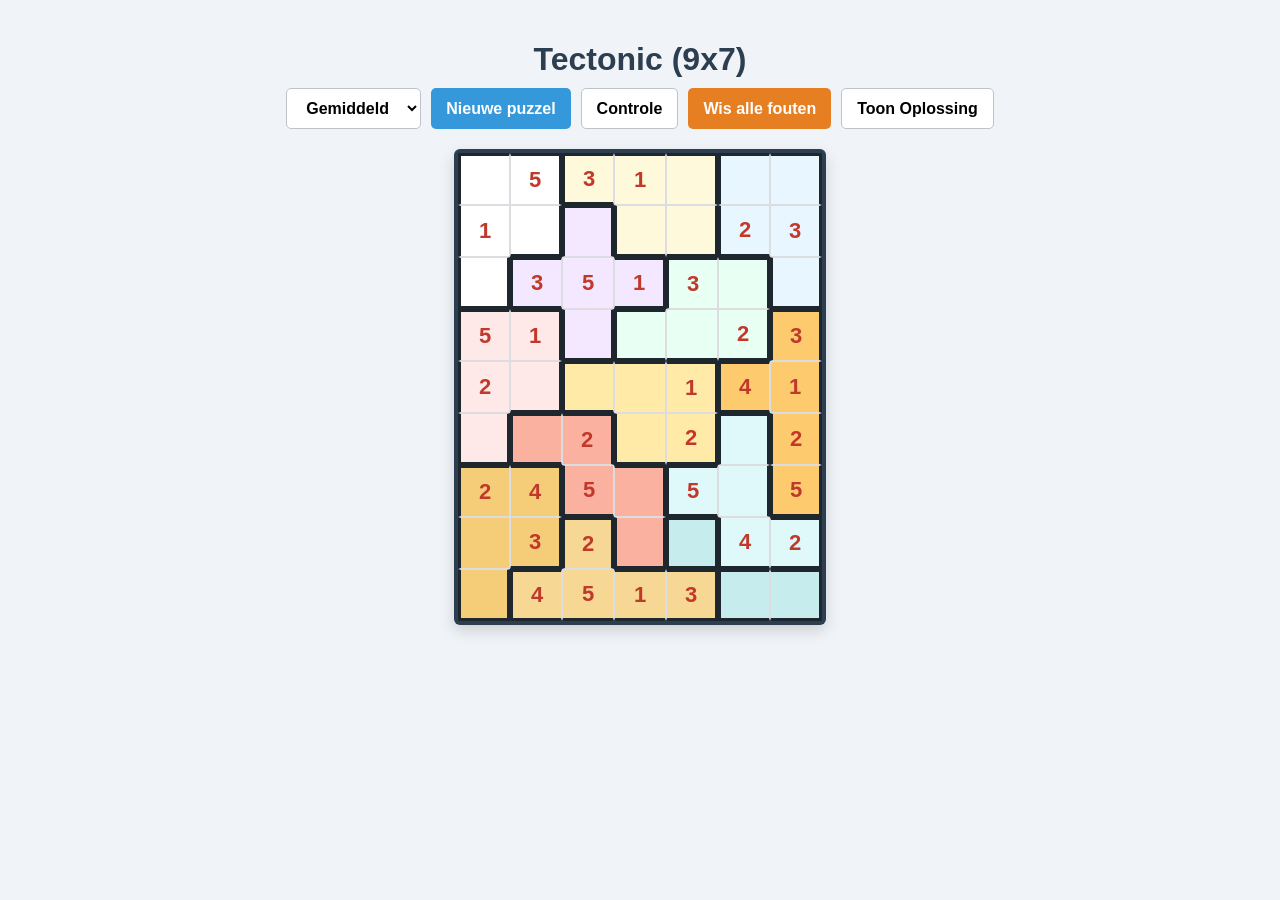
<file: Games/Tectonic/TectonicTEST.html>
<!DOCTYPE html>
<html lang="nl">
<head>
    <meta charset="UTF-8">
    <meta name="viewport" content="width=device-width, initial-scale=1.0">
    <title>Tectonic Puzzel (9x7)</title>
    <style>
        body {
            font-family: 'Segoe UI', Tahoma, Geneva, Verdana, sans-serif;
            background-color: #f0f4f8;
            display: flex;
            flex-direction: column;
            align-items: center;
            padding: 20px;
            margin: 0;
        }
        h1 { color: #2c3e50; margin-bottom: 10px; }
        .controls {
            margin-bottom: 20px;
            display: flex;
            gap: 10px;
            flex-wrap: wrap;
            justify-content: center;
        }
        select, button {
            padding: 10px 15px;
            font-size: 16px;
            border-radius: 5px;
            border: 1px solid #bdc3c7;
            cursor: pointer;
            background-color: white;
            transition: all 0.2s;
            font-weight: bold;
        }
        button:hover { background-color: #ecf0f1; }
        button.primary { background-color: #3498db; color: white; border: none; }
        button.primary:hover { background-color: #2980b9; }
        button.warning { background-color: #e67e22; color: white; border: none; }
        button.warning:hover { background-color: #d35400; }
        
        #grid {
            display: grid;
            grid-template-columns: repeat(7, 52px);
            grid-template-rows: repeat(9, 52px);
            gap: 0;
            background-color: #2c3e50;
            padding: 4px;
            border-radius: 6px;
            box-shadow: 0 6px 15px rgba(0,0,0,0.15);
        }
        .cell {
            width: 52px;
            height: 52px;
            display: flex;
            justify-content: center;
            align-items: center;
            font-size: 22px;
            box-sizing: border-box;
            border: 0.5px solid #dcdde1;
            position: relative;
        }
        .cell input {
            width: 100%;
            height: 100%;
            border: none;
            text-align: center;
            font-size: 22px;
            background: transparent;
            outline: none;
        }
        /* Vaste startgetallen: Donkerrood */
        .cell.fixed {
            font-weight: bold;
            color: #c0392b !important;
        }
        /* Zelf in te vullen getallen: Blauw */
        .cell input:not(:disabled) {
            color: #2980b9;
            font-weight: bold;
        }
        /* Krachtige fout-styling: Felrode achtergrond met dikke rand */
        .cell.incorrect { 
            background-color: #ffcccc !important; 
            box-shadow: inset 0 0 0 4px #d63031 !important;
        }
        .cell.incorrect input {
            color: #b71515 !important;
        }
        .cell.correct { background-color: #d4edda !important; }
        
        /* Dikke zwarte kooiranden */
        .b-top { border-top: 3.5px solid #1e272e !important; }
        .b-bottom { border-bottom: 3.5px solid #1e272e !important; }
        .b-left { border-left: 3.5px solid #1e272e !important; }
        .b-right { border-right: 3.5px solid #1e272e !important; }
    </style>
</head>
<body>

    <h1>Tectonic (9x7)</h1>
    
    <div class="controls">
        <select id="difficulty">
            <option value="easy">Makkelijk</option>
            <option value="medium" selected>Gemiddeld</option>
            <option value="hard">Moeilijk</option>
        </select>
        <button class="primary" onclick="initPuzzle()">Nieuwe puzzel</button>
        <button onclick="checkPuzzle()">Controle</button>
        <button class="warning" onclick="clearErrors()">Wis alle fouten</button>
        <button onclick="showSolution()">Toon Oplossing</button>
    </div>

    <div id="grid"></div>

    <script>
        const ROWS = 9;
        const COLS = 7;
        let grid = [];
        let solution = [];
        
        // Handmatig gedefinieerde, 100% correcte Tectonic kooien (Groottes tussen 1 en 5)
        const layouts = [
            {
                cages: [
                    [0, 0, 1, 1, 1, 2, 2],
                    [0, 0, 3, 1, 1, 2, 2],
                    [0, 3, 3, 3, 4, 4, 2],
                    [5, 5, 3, 4, 4, 4, 6],
                    [5, 5, 7, 7, 7, 6, 6],
                    [5, 8, 8, 7, 7, 9, 6],
                    [10, 10, 8, 8, 9, 9, 6],
                    [10, 10, 11, 8, 12, 9, 9],
                    [10, 11, 11, 11, 11, 12, 12]
                ],
                values: [
                    [3, 5, 3, 1, 5, 1, 4],
                    [1, 2, 4, 2, 4, 2, 3],
                    [4, 3, 5, 1, 3, 1, 5],
                    [5, 1, 2, 4, 5, 2, 3],
                    [2, 4, 5, 3, 1, 4, 1],
                    [3, 1, 2, 4, 2, 3, 2],
                    [2, 4, 5, 3, 5, 1, 5],
                    [1, 3, 2, 4, 2, 4, 2],
                    [5, 4, 5, 1, 3, 1, 3]
                ]
            }
        ];

        const cageColors = [
            '#ffffff', '#fff9db', '#e8f7ff', '#f3e8ff', '#e8fff3', 
            '#ffe8e8', '#fdcb6e', '#ffeaa7', '#fab1a0', '#dff9fb', 
            '#f5cd79', '#f7d794', '#c7ecee', '#778ca3'
        ];

        let currentLayout = null;

        function initPuzzle() {
            currentLayout = layouts[0];
            solution = currentLayout.values;
            grid = Array(ROWS).fill().map(() => Array(COLS).fill(''));
            
            const diff = document.getElementById('difficulty').value;
            let keepPercentage = 0.45; 
            if (diff === 'easy') keepPercentage = 0.60;
            if (diff === 'hard') keepPercentage = 0.28;

            for (let r = 0; r < ROWS; r++) {
                for (let c = 0; c < COLS; c++) {
                    if (Math.random() < keepPercentage) {
                        grid[r][c] = solution[r][c];
                    }
                }
            }
            drawGrid();
        }

        function getCageSize(cageId) {
            let count = 0;
            for (let r = 0; r < ROWS; r++) {
                for (let c = 0; c < COLS; c++) {
                    if (currentLayout.cages[r][c] === cageId) count++;
                }
            }
            return count;
        }

        function drawGrid() {
            const gridElement = document.getElementById('grid');
            gridElement.innerHTML = '';

            for (let r = 0; r < ROWS; r++) {
                for (let c = 0; c < COLS; c++) {
                    const cell = document.createElement('div');
                    cell.className = 'cell';
                    
                    let currentCage = currentLayout.cages[r][c];
                    let maxAllowedNum = getCageSize(currentCage);
                    
                    if (r === 0 || currentLayout.cages[r-1][c] !== currentCage) cell.classList.add('b-top');
                    if (r === ROWS-1 || currentLayout.cages[r+1][c] !== currentCage) cell.classList.add('b-bottom');
                    if (c === 0 || currentLayout.cages[r][c-1] !== currentCage) cell.classList.add('b-left');
                    if (c === COLS-1 || currentLayout.cages[r][c+1] !== currentCage) cell.classList.add('b-right');

                    cell.style.backgroundColor = cageColors[currentCage % cageColors.length];

                    if (grid[r][c] !== '') {
                        cell.classList.add('fixed');
                        cell.innerText = grid[r][c];
                    } else {
                        const input = document.createElement('input');
                        input.type = 'text';
                        input.maxLength = 1;
                        input.id = `cell-${r}-${c}`;
                        
                        input.oninput = function() { 
                            let validChars = new RegExp(`[^1-${maxAllowedNum}]`, 'g');
                            this.value = this.value.replace(validChars, ''); 
                        };
                        cell.appendChild(input);
                    }
                    gridElement.appendChild(cell);
                }
            }
        }

        function checkPuzzle() {
            for (let r = 0; r < ROWS; r++) {
                for (let c = 0; c < COLS; c++) {
                    const input = document.getElementById(`cell-${r}-${c}`);
                    if (input) {
                        const cellDiv = input.parentElement;
                        cellDiv.classList.remove('correct', 'incorrect');
                        if (input.value == solution[r][c]) {
                            cellDiv.classList.add('correct');
                        } else if (input.value !== '') {
                            cellDiv.classList.add('incorrect');
                        }
                    }
                }
            }
        }

        function clearErrors() {
            for (let r = 0; r < ROWS; r++) {
                for (let c = 0; c < COLS; c++) {
                    const input = document.getElementById(`cell-${r}-${c}`);
                    if (input) {
                        const cellDiv = input.parentElement;
                        if (cellDiv.classList.contains('incorrect')) {
                            input.value = '';
                            cellDiv.classList.remove('incorrect');
                        }
                    }
                }
            }
        }

        function showSolution() {
            for (let r = 0; r < ROWS; r++) {
                for (let c = 0; c < COLS; c++) {
                    const input = document.getElementById(`cell-${r}-${c}`);
                    if (input) {
                        input.value = solution[r][c];
                        input.parentElement.classList.remove('correct', 'incorrect');
                    }
                }
            }
        }

        window.onload = initPuzzle;
    </script>
</body>
</html>
</file>
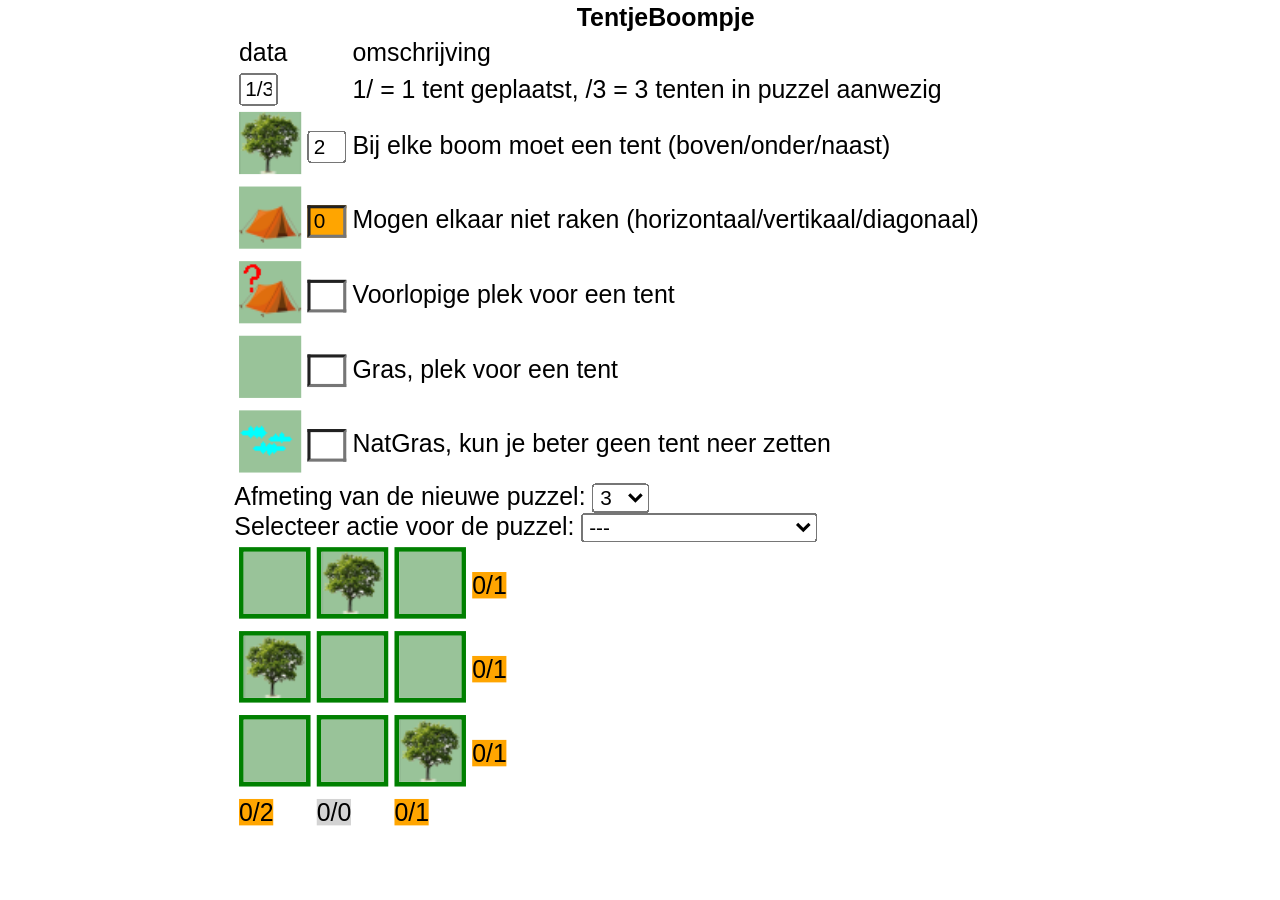
<file: Games/TentjeBoompje/TentjeBoompje.html>
<!DOCTYPE html>
<html>
<head>
    <script src="Camping.js"></script>
    <script src="ZoomToFit.js"></script>
    <style> 
        body { 
            font-family: Arial; 
        }
        #NewGame {
                 display: inline-block; /* Zorgt ervoor dat het element alleen de breedte van de inhoud pakt */
                 width: max-content;    /* Zorgt dat het strak om eventuele tekst/knoppen sluit */
                 margin: 0 auto;        /* Centreert het element eventueel netjes */
        }
        #GameArea {
                 display: inline-block; /* Zorgt ervoor dat het element alleen de breedte van de inhoud pakt */
                 width: max-content;    /* Zorgt dat het strak om eventuele tekst/knoppen sluit */
                 margin: 0 auto;        /* Centreert het element eventueel netjes */
        }
    </style> 

</head>

<body onload = "Create()">

<table class="table table_top">
  <tr >
    <th></th>
    <th> </th>
    <th>TentjeBoompje</th>
  </tr>
    <tr >
      <td>data</td>
      <td> </td>
      <td>omschrijving</td>
    </tr>
    <tr>
      <td><input type="text" value="1/3" size="1" maxlength="1" readonly/> </td>
      <td> </td>
      <td>1/ = 1 tent geplaatst,   /3 = 3 tenten in puzzel aanwezig</td>
    </tr>
    <tr>
      <td><img src="images/Boom.bmp" id="Boom" /></td>
      <td><input type="text" value="0" size="1" maxlength="1" id="X_Boom" readonly /> </td>
      <td>Bij elke boom moet een tent (boven/onder/naast)</td>
    </tr>
    <tr>
        <td><img src="images/Tent.bmp" id="Tent" onclick = "Activate(id)"/></td>
        <td><input type="text" id="X_Tent" value="0" size="1" maxlength="1" onclick = "Activate('Tent')"  readonly  /> </td>
        <td>Mogen elkaar niet raken (horizontaal/vertikaal/diagonaal)</td>
    </tr>
    <tr>
        <td><img src="images/TentTry.bmp" id="TentTry" onclick = "Activate(id)"/></td>
        <td><input type="text" id="X_TentTry" value="" size="1" maxlength="1" readonly  onclick = "Activate('TentTry')"/> </td>
        <td>Voorlopige plek voor een tent</td>
    </tr>
    <tr>
        <td><img src="images/Gras.bmp" id="Gras" onclick = "Activate(id)"/></td>
        <td><input type="text" id="X_Gras" value="" size="1" maxlength="1" readonly  onclick = "Activate('Gras')"/> </td>
        <td>Gras, plek voor een tent</td>
    </tr>
    <tr>
        <td><img src="images/GrasNat.bmp" id="GrasNat" onclick = "Activate(id)"/></td>
        <td><input type="text" id="X_GrasNat" value="" size="1" maxlength="1" readonly  onclick = "Activate('GrasNat')" /> </td>
        <td>NatGras, kun je beter geen tent neer zetten</td>
    </tr>
</table>

Afmeting van de nieuwe puzzel:
<select id="PuzzleSize">
  <option value="3">3</option>
  <option value="4">4</option>
  <option value="5">5</option>
  <option value="6">6</option>
  <option value="7">7</option>
  <option value="8">8</option>
  <option value="9">9</option>
  <option value="10">10</option>
</select>
<br>
Selecteer actie voor de puzzel: 
<select id="PuzzleAction" onchange="RunAction(event)">
  <option value="---">---</option>
  <option value="Maak nieuwe Puzzel">Nieuwe Puzzel</option>
  <option value="Leeg actieve Puzzel">Leeg actieve Puzzel</option>
  <option value="Zet markering uit">Markering uit</option>
  <option value="Controleer oplossing">Oplossing controleren</option>
  <option value="Alle Tent? naar Tent">Tent? naar Tent</option>
  <option value="Help">Help</option>
</select>
<br>

<div id="GameArea"> 
  <p id="NewGame"></p> 
</div>

</body>
</html>
</file>
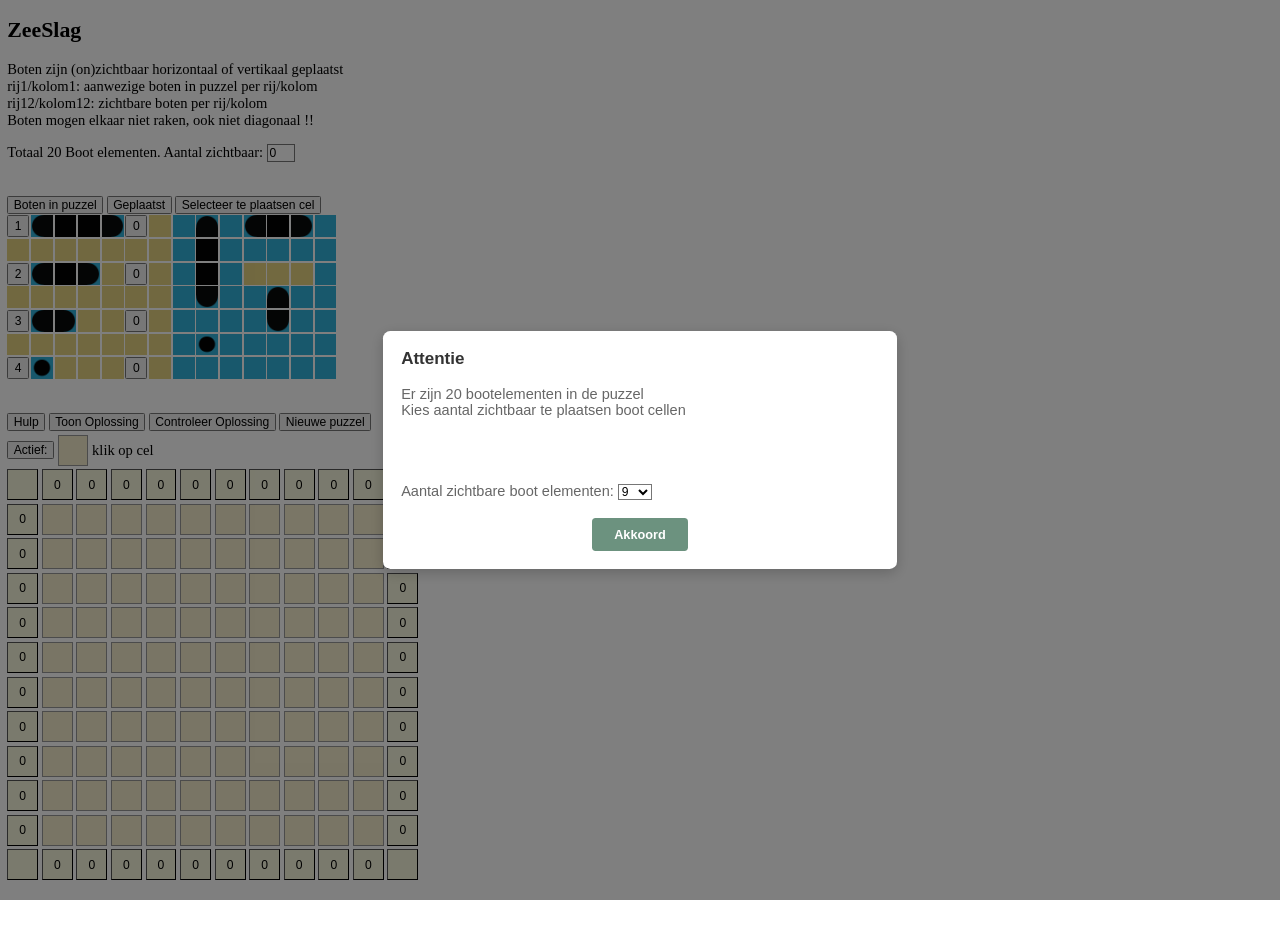
<file: Games/ZeeSlag/ZeeSlag.html>
<!DOCTYPE html>
<html>
<head>
    <title>ZeeSlag</title>
    <h2>ZeeSlag</h1>
    <link href="CSS/dynamic-dialog.css" rel="stylesheet">
    <script src="JS/Zeeslag.js"></script>
    <script src="JS/ZoomWindow.js"></script>
    <script src="JS/dynamic-dialog.js"></script>
</head>


<style>
.group_large {
  display: flex;          /* Maakt de container een flexbox */
  align-items: center;    /* Zorgt voor perfecte verticale uitlijning */
  gap: 4px;               /*  Geeft wat ruimte tussen de button en de afbeelding */
  margin-top: 4px;
}

.button_large {
  width: 34px;
  height: 34px;
  background-color:beige;
  /* padding: 4 15px;      */
  box-sizing: border-box;  /* Zorgt dat padding de button niet hoger maakt dan 34px */
}
.button_large_OK {
  width: 34px;
  height: 34px;
  /* padding: 4 15px;      */
  background-color: aquamarine;
  box-sizing: border-box;  /* Zorgt dat padding de button niet hoger maakt dan 34px */
}

.img_large {
  opacity: 0.4;
  height: 34px;
  width: 34px;
  display: block;          /* Verwijdert de standaard witruimte onder een afbeelding */
  box-sizing: border-box;
  border: 1px solid black;
}

.img_large_mark {
  opacity: 0.4;
  height: 34px;
  width: 34px;
  display: block;          /* Verwijdert de standaard witruimte onder een afbeelding */
  box-sizing: border-box;
  border: 4px solid aquamarine;
}

.img_large_error {
  opacity: 0.4;
  height: 34px;
  width: 34px;
  display: block;          /* Verwijdert de standaard witruimte onder een afbeelding */
  box-sizing: border-box;
  border: 8px solid red;
}

.img_large_fixed {
  height: 34px;
  width: 34px;
  display: block;          /* Verwijdert de standaard witruimte onder een afbeelding */
  box-sizing: border-box;
  border: 2px solid green;
}

.group_small {
  display: flex;          /* Maakt de container een flexbox */
  align-items: center;    /* Zorgt voor perfecte verticale uitlijning */
  gap: 2px;               /*  Geeft wat ruimte tussen de button en de afbeelding */
  margin-top: 2px;
}

.button_small {
  width: 24px;
  height: 24px;
  box-sizing: border-box;  /* Zorgt dat padding de button niet hoger maakt dan 24px */
}

.button_small_OK {
  width: 24px;
  height: 24px;
  background-color: aquamarine;
  box-sizing: border-box;  /* Zorgt dat padding de button niet hoger maakt dan 24px */
}

.img_small {
  height: 24px;
  width: 24px;
  display: block;          /* Verwijdert de standaard witruimte onder een afbeelding */
}

/* 
boten:      kies:
1 xxxx ?    x xxx
2 xxx  ?    x
3 xx   ?    x   x
4 x    ?
*/
</style>

<body onload="StartGame()">

  <dialog id="msg-dialog" aria-labelledby="msg-title">
    <h2 id="msg-title" tabindex="-1">Title</h2>
    <label id="msg-body" tabindex="-1">Message</label><br><br>
    <button commandfor="msg-dialog" command="close">
      Sluiten
    </button>
  </dialog>   




  <p>
 		Boten zijn (on)zichtbaar horizontaal of vertikaal geplaatst<br>
    rij1/kolom1: aanwezige boten in puzzel per rij/kolom<br>
		rij12/kolom12: zichtbare boten per rij/kolom<br>
		Boten mogen elkaar niet raken, ook niet diagonaal !!<br>     
  </p>
  Totaal 20 Boot elementen. Aantal zichtbaar: <input type="text" id="Zichtbaar" value="0" size=2 readonly>
  <br>
 	<br>
	<label id="Message"></label> 
  <br>
  <button>Boten in puzzel</button>  <button>Geplaatst</button>    <button>Selecteer te plaatsen cel</button>
  <!-- regel 1 -->
  <div class="group_small">
    <button class="button_small">1</button>
    <img src="Image/img_boot_hs.png" alt="Img" class="img_small">
    <img src="Image/img_boot_m.png" alt="Img" class="img_small">
    <img src="Image/img_boot_m.png" alt="Img" class="img_small">
    <img src="Image/img_boot_he.png" alt="Img" class="img_small">
    <button class="button_small" id="boot4">0</button>
    <img src="Image/img_leeg.png" alt="Img" class="img_small">
    <img src="Image/img_water.png" alt="Img" class="img_small" id='img_water' onclick='imgselectclick(id)'>
    <img src="Image/img_boot_vs.png" alt="Img" class="img_small" id='img_boot_vs' onclick='imgselectclick(id)'>
    <img src="Image/img_water.png" alt="Img" class="img_small" id='img_water' onclick='imgselectclick(id)'>
    <img src="Image/img_boot_hs.png" alt="Img" class="img_small" id='img_boot_hs' onclick='imgselectclick(id)'>
    <img src="Image/img_boot_m.png" alt="Img" class="img_small" id='img_boot_m' onclick='imgselectclick(id)'>
    <img src="Image/img_boot_he.png" alt="Img" class="img_small" id='img_boot_he' onclick='imgselectclick(id)'>
    <img src="Image/img_water.png" alt="Img" class="img_small" id='img_water' onclick='imgselectclick(id)'>
  </div>
  <!-- regel 2 -->
  <div class="group_small">
    <img src="Image/img_leeg.png" alt="Img" class="img_small">
    <img src="Image/img_leeg.png" alt="Img" class="img_small">
    <img src="Image/img_leeg.png" alt="Img" class="img_small">
    <img src="Image/img_leeg.png" alt="Img" class="img_small">
    <img src="Image/img_leeg.png" alt="Img" class="img_small">
    <img src="Image/img_leeg.png" alt="Img" class="img_small">
    <img src="Image/img_leeg.png" alt="Img" class="img_small">
    <img src="Image/img_water.png" alt="Img" class="img_small" id='img_water' onclick='imgselectclick(id)'>
    <img src="Image/img_boot_m.png" alt="Img" class="img_small" id='img_boot_m' onclick='imgselectclick(id)'>
    <img src="Image/img_water.png" alt="Img" class="img_small" id='img_water' onclick='imgselectclick(id)'>
    <img src="Image/img_water.png" alt="Img" class="img_small" id='img_water' onclick='imgselectclick(id)'>
    <img src="Image/img_water.png" alt="Img" class="img_small" id='img_water' onclick='imgselectclick(id)'>
    <img src="Image/img_water.png" alt="Img" class="img_small" id='img_water' onclick='imgselectclick(id)'>
    <img src="Image/img_water.png" alt="Img" class="img_small" id='img_water' onclick='imgselectclick(id)'>  
  </div>
  <!-- regel 3 -->
  <div class="group_small">
    <button class="button_small">2</button>
    <img src="Image/img_boot_hs.png" alt="Img" class="img_small">
    <img src="Image/img_boot_m.png" alt="Img" class="img_small">
    <img src="Image/img_boot_he.png" alt="Img" class="img_small">
    <img src="Image/img_leeg.png" alt="Img" class="img_small">
    <button class="button_small" id="boot3">0</button>
    <img src="Image/img_leeg.png" alt="Img" class="img_small">
    <img src="Image/img_water.png" alt="Img" class="img_small" id='img_water' onclick='imgselectclick(id)'>
    <img src="Image/img_boot_m.png" alt="Img" class="img_small" id='img_boot_m' onclick='imgselectclick(id)'>
    <img src="Image/img_water.png" alt="Img" class="img_small" id='img_water' onclick='imgselectclick(id)'>
    <img src="Image/img_leeg.png" alt="Img" class="img_small" id='img_leeg' onclick='imgselectclick(id)'>
    <img src="Image/img_leeg.png" alt="Img" class="img_small" id='img_leeg' onclick='imgselectclick(id)'>
    <img src="Image/img_leeg.png" alt="Img" class="img_small" id='img_leeg' onclick='imgselectclick(id)'>
    <img src="Image/img_water.png" alt="Img" class="img_small" id='img_water' onclick='imgselectclick(id)'>  
  </div>
  <!-- regel 4 -->
  <div class="group_small">
    <img src="Image/img_leeg.png" alt="Img" class="img_small">
    <img src="Image/img_leeg.png" alt="Img" class="img_small">
    <img src="Image/img_leeg.png" alt="Img" class="img_small">
    <img src="Image/img_leeg.png" alt="Img" class="img_small">
    <img src="Image/img_leeg.png" alt="Img" class="img_small">
    <img src="Image/img_leeg.png" alt="Img" class="img_small">
    <img src="Image/img_leeg.png" alt="Img" class="img_small">
    <img src="Image/img_water.png" alt="Img" class="img_small" id='img_water' onclick='imgselectclick(id)'>
    <img src="Image/img_boot_ve.png" alt="Img" class="img_small" id='img_boot_ve' onclick='imgselectclick(id)'>
    <img src="Image/img_water.png" alt="Img" class="img_small" id='img_water' onclick='imgselectclick(id)'>
    <img src="Image/img_water.png" alt="Img" class="img_small" id='img_water' onclick='imgselectclick(id)'>
    <img src="Image/img_boot_vs.png" alt="Img" class="img_small" id='img_boot_vs' onclick='imgselectclick(id)'>
    <img src="Image/img_water.png" alt="Img" class="img_small" id='img_water' onclick='imgselectclick(id)'>
    <img src="Image/img_water.png" alt="Img" class="img_small" id='img_water' onclick='imgselectclick(id)'>  
  </div>
  <!-- regel 5 -->
  <div class="group_small">
    <button class="button_small">3</button>
    <img src="Image/img_boot_hs.png" alt="Img" class="img_small">
    <img src="Image/img_boot_he.png" alt="Img" class="img_small">
    <img src="Image/img_leeg.png" alt="Img" class="img_small">
    <img src="Image/img_leeg.png" alt="Img" class="img_small">
    <button class="button_small" id="boot2">0</button>
    <img src="Image/img_leeg.png" alt="Img" class="img_small">
    <img src="Image/img_water.png" alt="Img" class="img_small" id='img_water' onclick='imgselectclick(id)'>
    <img src="Image/img_water.png" alt="Img" class="img_small" id='img_water' onclick='imgselectclick(id)'>
    <img src="Image/img_water.png" alt="Img" class="img_small" id='img_water' onclick='imgselectclick(id)'>
    <img src="Image/img_water.png" alt="Img" class="img_small" id='img_water' onclick='imgselectclick(id)'>
    <img src="Image/img_boot_ve.png" alt="Img" class="img_small" id='img_boot_ve' onclick='imgselectclick(id)'>
    <img src="Image/img_water.png" alt="Img" class="img_small" id='img_water' onclick='imgselectclick(id)'>
    <img src="Image/img_water.png" alt="Img" class="img_small" id='img_water' onclick='imgselectclick(id)'>  
  </div>
  <!-- regel 6 -->
  <div class="group_small">
    <img src="Image/img_leeg.png" alt="Img" class="img_small">
    <img src="Image/img_leeg.png" alt="Img" class="img_small">
    <img src="Image/img_leeg.png" alt="Img" class="img_small">
    <img src="Image/img_leeg.png" alt="Img" class="img_small">
    <img src="Image/img_leeg.png" alt="Img" class="img_small">
    <img src="Image/img_leeg.png" alt="Img" class="img_small">
    <img src="Image/img_leeg.png" alt="Img" class="img_small">
    <img src="Image/img_water.png" alt="Img" class="img_small" id='img_water' onclick='imgselectclick(id)'>
    <img src="Image/img_mijn.png" alt="Img" class="img_small" id='img_mijn' onclick='imgselectclick(id)'>
    <img src="Image/img_water.png" alt="Img" class="img_small" id='img_water' onclick='imgselectclick(id)'>
    <img src="Image/img_water.png" alt="Img" class="img_small" id='img_water' onclick='imgselectclick(id)'>
    <img src="Image/img_water.png" alt="Img" class="img_small" id='img_water' onclick='imgselectclick(id)'>
    <img src="Image/img_water.png" alt="Img" class="img_small" id='img_water' onclick='imgselectclick(id)'>
    <img src="Image/img_water.png" alt="Img" class="img_small" id='img_water' onclick='imgselectclick(id)'>  
  </div>
  <!-- regel 7 -->
  <div class="group_small">
    <button class="button_small">4</button>
    <img src="Image/img_mijn.png" alt="Img" class="img_small">
    <img src="Image/img_leeg.png" alt="Img" class="img_small">
    <img src="Image/img_leeg.png" alt="Img" class="img_small">
    <img src="Image/img_leeg.png" alt="Img" class="img_small">
    <button class="button_small" id="mijn">0</button>
    <img src="Image/img_leeg.png" alt="Img" class="img_small">
    <img src="Image/img_water.png" alt="Img" class="img_small" id='img_water' onclick='imgselectclick(id)'>
    <img src="Image/img_water.png" alt="Img" class="img_small" id='img_water' onclick='imgselectclick(id)'>
    <img src="Image/img_water.png" alt="Img" class="img_small" id='img_water' onclick='imgselectclick(id)'>
    <img src="Image/img_water.png" alt="Img" class="img_small" id='img_water' onclick='imgselectclick(id)'>
    <img src="Image/img_water.png" alt="Img" class="img_small" id='img_water' onclick='imgselectclick(id)'>
    <img src="Image/img_water.png" alt="Img" class="img_small" id='img_water' onclick='imgselectclick(id)'>
    <img src="Image/img_water.png" alt="Img" class="img_small" id='img_water' onclick='imgselectclick(id)'>  
  </div>



  <br>
  <br>
  <button onclick='Help()'>Hulp</button>
  <button onclick='ShowSolution(false)'>Toon Oplossing</button>
  <button onclick='ShowSolution(true)'>Controleer Oplossing</button>
  <button onclick='NewPuzzle()'>Nieuwe puzzel</button>

  <div class="group_large">
    <button onclick='CheckWater()'>Actief:</button>
    <img onclick="DebugIMG()" src="Image/img_leeg.png" alt="Img" class="img_large" id='img-actief'>
    <label id="ActiveMessage"> klik op cel</label>
  </div>

  <div class="group_large">
    <button class="button_large" id="R0C0"></button>
    <button class="button_large" id="R0C1">0</button>
    <button class="button_large" id="R0C2">0</button>
    <button class="button_large" id="R0C3">0</button>
    <button class="button_large" id="R0C4">0</button>
    <button class="button_large" id="R0C5">0</button>
    <button class="button_large" id="R0C6">0</button>
    <button class="button_large" id="R0C7">0</button>
    <button class="button_large" id="R0C8">0</button>
    <button class="button_large" id="R0C9">0</button>
    <button class="button_large" id="R0C10">0</button>
    <button class="button_large" id="R0C11"></button>
  </div>

  <div class="group_large">
    <button class="button_large"  id="R1C0">0</button>
    <img src="Image/img_leeg.png" alt="Img" class="img_large" id='R1C1' onclick='imgclick(id)'>    
    <img src="Image/img_leeg.png" alt="Img" class="img_large" id='R1C2' onclick='imgclick(id)'>
    <img src="Image/img_leeg.png" alt="Img" class="img_large" id='R1C3' onclick='imgclick(id)'>
    <img src="Image/img_leeg.png" alt="Img" class="img_large" id='R1C4' onclick='imgclick(id)'>
    <img src="Image/img_leeg.png" alt="Img" class="img_large" id='R1C5' onclick='imgclick(id)'>
    <img src="Image/img_leeg.png" alt="Img" class="img_large" id='R1C6' onclick='imgclick(id)'>
    <img src="Image/img_leeg.png" alt="Img" class="img_large" id='R1C7' onclick='imgclick(id)'>
    <img src="Image/img_leeg.png" alt="Img" class="img_large" id='R1C8' onclick='imgclick(id)'>
    <img src="Image/img_leeg.png" alt="Img" class="img_large" id='R1C9' onclick='imgclick(id)'>
    <img src="Image/img_leeg.png" alt="Img" class="img_large" id='R1C10' onclick='imgclick(id)'>
    <button class="button_large"  id="R1C11v">0</button>
  </div>

  <div class="group_large">
    <button class="button_large" id='R2C0'>0</button>
    <img src="Image/img_leeg.png" alt="Img" class="img_large" id='R2C1' onclick='imgclick(id)'>
    <img src="Image/img_leeg.png" alt="Img" class="img_large" id='R2C2' onclick='imgclick(id)'>
    <img src="Image/img_leeg.png" alt="Img" class="img_large" id='R2C3' onclick='imgclick(id)'>
    <img src="Image/img_leeg.png" alt="Img" class="img_large" id='R2C4' onclick='imgclick(id)'>
    <img src="Image/img_leeg.png" alt="Img" class="img_large" id='R2C5' onclick='imgclick(id)'>
    <img src="Image/img_leeg.png" alt="Img" class="img_large" id='R2C6' onclick='imgclick(id)'>
    <img src="Image/img_leeg.png" alt="Img" class="img_large" id='R2C7' onclick='imgclick(id)'>
    <img src="Image/img_leeg.png" alt="Img" class="img_large" id='R2C8' onclick='imgclick(id)'>
    <img src="Image/img_leeg.png" alt="Img" class="img_large" id='R2C9' onclick='imgclick(id)'>
    <img src="Image/img_leeg.png" alt="Img" class="img_large" id='R2C10' onclick='imgclick(id)'>
    <button class="button_large" id='R2C11v'>0</button>
  </div>

  <div class="group_large">
    <button class="button_large" id='R3C0'>0</button>
    <img src="Image/img_leeg.png" alt="Img" class="img_large" id='R3C1' onclick='imgclick(id)'>
    <img src="Image/img_leeg.png" alt="Img" class="img_large" id='R3C2' onclick='imgclick(id)'>
    <img src="Image/img_leeg.png" alt="Img" class="img_large" id='R3C3' onclick='imgclick(id)'>
    <img src="Image/img_leeg.png" alt="Img" class="img_large" id='R3C4' onclick='imgclick(id)'>
    <img src="Image/img_leeg.png" alt="Img" class="img_large" id='R3C5' onclick='imgclick(id)'>
    <img src="Image/img_leeg.png" alt="Img" class="img_large" id='R3C6' onclick='imgclick(id)'>
    <img src="Image/img_leeg.png" alt="Img" class="img_large" id='R3C7' onclick='imgclick(id)'>
    <img src="Image/img_leeg.png" alt="Img" class="img_large" id='R3C8' onclick='imgclick(id)'>
    <img src="Image/img_leeg.png" alt="Img" class="img_large" id='R3C9' onclick='imgclick(id)'>
    <img src="Image/img_leeg.png" alt="Img" class="img_large" id='R3C10' onclick='imgclick(id)'>
    <button class="button_large" id='R3C11v'>0</button>
  </div>

  <div class="group_large">
    <button class="button_large" id='R4C0'>0</button>
    <img src="Image/img_leeg.png" alt="Img" class="img_large" id='R4C1' onclick='imgclick(id)'>
    <img src="Image/img_leeg.png" alt="Img" class="img_large" id='R4C2' onclick='imgclick(id)'>
    <img src="Image/img_leeg.png" alt="Img" class="img_large" id='R4C3' onclick='imgclick(id)'>
    <img src="Image/img_leeg.png" alt="Img" class="img_large" id='R4C4' onclick='imgclick(id)'>
    <img src="Image/img_leeg.png" alt="Img" class="img_large" id='R4C5' onclick='imgclick(id)'>
    <img src="Image/img_leeg.png" alt="Img" class="img_large" id='R4C6' onclick='imgclick(id)'>
    <img src="Image/img_leeg.png" alt="Img" class="img_large" id='R4C7' onclick='imgclick(id)'>
    <img src="Image/img_leeg.png" alt="Img" class="img_large" id='R4C8' onclick='imgclick(id)'>
    <img src="Image/img_leeg.png" alt="Img" class="img_large" id='R4C9' onclick='imgclick(id)'>
    <img src="Image/img_leeg.png" alt="Img" class="img_large" id='R4C10' onclick='imgclick(id)'>
    <button class="button_large" id='R4C11v'>0</button>
  </div>

  <div class="group_large">
    <button class="button_large" id='R5C0'>0</button>
    <img src="Image/img_leeg.png" alt="Img" class="img_large" id='R5C1' onclick='imgclick(id)'>
    <img src="Image/img_leeg.png" alt="Img" class="img_large" id='R5C2' onclick='imgclick(id)'>
    <img src="Image/img_leeg.png" alt="Img" class="img_large" id='R5C3' onclick='imgclick(id)'>
    <img src="Image/img_leeg.png" alt="Img" class="img_large" id='R5C4' onclick='imgclick(id)'>
    <img src="Image/img_leeg.png" alt="Img" class="img_large" id='R5C5' onclick='imgclick(id)'>
    <img src="Image/img_leeg.png" alt="Img" class="img_large" id='R5C6' onclick='imgclick(id)'>
    <img src="Image/img_leeg.png" alt="Img" class="img_large" id='R5C7' onclick='imgclick(id)'>
    <img src="Image/img_leeg.png" alt="Img" class="img_large" id='R5C8' onclick='imgclick(id)'>
    <img src="Image/img_leeg.png" alt="Img" class="img_large" id='R5C9' onclick='imgclick(id)'>
    <img src="Image/img_leeg.png" alt="Img" class="img_large" id='R5C10' onclick='imgclick(id)'>
    <button class="button_large" id='R5C11v'>0</button>
  </div>


  <div class="group_large">
    <button class="button_large"  id="R6C0">0</button>
    <img src="Image/img_leeg.png" alt="Img" class="img_large" id='R6C1' onclick='imgclick(id)'>
    <img src="Image/img_leeg.png" alt="Img" class="img_large" id='R6C2' onclick='imgclick(id)'>
    <img src="Image/img_leeg.png" alt="Img" class="img_large" id='R6C3' onclick='imgclick(id)'>
    <img src="Image/img_leeg.png" alt="Img" class="img_large" id='R6C4' onclick='imgclick(id)'>
    <img src="Image/img_leeg.png" alt="Img" class="img_large" id='R6C5' onclick='imgclick(id)'>
    <img src="Image/img_leeg.png" alt="Img" class="img_large" id='R6C6' onclick='imgclick(id)'>
    <img src="Image/img_leeg.png" alt="Img" class="img_large" id='R6C7' onclick='imgclick(id)'>
    <img src="Image/img_leeg.png" alt="Img" class="img_large" id='R6C8' onclick='imgclick(id)'>
    <img src="Image/img_leeg.png" alt="Img" class="img_large" id='R6C9' onclick='imgclick(id)'>
    <img src="Image/img_leeg.png" alt="Img" class="img_large" id='R6C10' onclick='imgclick(id)'>
    <button class="button_large" id="R6C11v">0</button>
  </div>

  <div class="group_large">
    <button class="button_large" id='R7C0'>0</button>
    <img src="Image/img_leeg.png" alt="Img" class="img_large" id='R7C1' onclick='imgclick(id)'>
    <img src="Image/img_leeg.png" alt="Img" class="img_large" id='R7C2' onclick='imgclick(id)'>
    <img src="Image/img_leeg.png" alt="Img" class="img_large" id='R7C3' onclick='imgclick(id)'>
    <img src="Image/img_leeg.png" alt="Img" class="img_large" id='R7C4' onclick='imgclick(id)'>
    <img src="Image/img_leeg.png" alt="Img" class="img_large" id='R7C5' onclick='imgclick(id)'>
    <img src="Image/img_leeg.png" alt="Img" class="img_large" id='R7C6' onclick='imgclick(id)'>
    <img src="Image/img_leeg.png" alt="Img" class="img_large" id='R7C7' onclick='imgclick(id)'>
    <img src="Image/img_leeg.png" alt="Img" class="img_large" id='R7C8' onclick='imgclick(id)'>
    <img src="Image/img_leeg.png" alt="Img" class="img_large" id='R7C9' onclick='imgclick(id)'>
    <img src="Image/img_leeg.png" alt="Img" class="img_large" id='R7C10' onclick='imgclick(id)'>
    <button class="button_large" id='R7C11v'>0</button>
  </div>

  <div class="group_large">
    <button class="button_large" id='R8C0'>0</button>
    <img src="Image/img_leeg.png" alt="Img" class="img_large" id='R8C1' onclick='imgclick(id)'>
    <img src="Image/img_leeg.png" alt="Img" class="img_large" id='R8C2' onclick='imgclick(id)'>
    <img src="Image/img_leeg.png" alt="Img" class="img_large" id='R8C3' onclick='imgclick(id)'>
    <img src="Image/img_leeg.png" alt="Img" class="img_large" id='R8C4' onclick='imgclick(id)'>
    <img src="Image/img_leeg.png" alt="Img" class="img_large" id='R8C5' onclick='imgclick(id)'>
    <img src="Image/img_leeg.png" alt="Img" class="img_large" id='R8C6' onclick='imgclick(id)'>
    <img src="Image/img_leeg.png" alt="Img" class="img_large" id='R8C7' onclick='imgclick(id)'>
    <img src="Image/img_leeg.png" alt="Img" class="img_large" id='R8C8' onclick='imgclick(id)'>
    <img src="Image/img_leeg.png" alt="Img" class="img_large" id='R8C9' onclick='imgclick(id)'>
    <img src="Image/img_leeg.png" alt="Img" class="img_large" id='R8C10' onclick='imgclick(id)'>
    <button class="button_large" id='R8C11v'>0</button>
  </div>

  <div class="group_large">
    <button class="button_large" id='R9C0'>0</button>
    <img src="Image/img_leeg.png" alt="Img" class="img_large" id='R9C1' onclick='imgclick(id)'>
    <img src="Image/img_leeg.png" alt="Img" class="img_large" id='R9C2' onclick='imgclick(id)'>
    <img src="Image/img_leeg.png" alt="Img" class="img_large" id='R9C3' onclick='imgclick(id)'>
    <img src="Image/img_leeg.png" alt="Img" class="img_large" id='R9C4' onclick='imgclick(id)'>
    <img src="Image/img_leeg.png" alt="Img" class="img_large" id='R9C5' onclick='imgclick(id)'>
    <img src="Image/img_leeg.png" alt="Img" class="img_large" id='R9C6' onclick='imgclick(id)'>
    <img src="Image/img_leeg.png" alt="Img" class="img_large" id='R9C7' onclick='imgclick(id)'>
    <img src="Image/img_leeg.png" alt="Img" class="img_large" id='R9C8' onclick='imgclick(id)'>
    <img src="Image/img_leeg.png" alt="Img" class="img_large" id='R9C9' onclick='imgclick(id)'>
    <img src="Image/img_leeg.png" alt="Img" class="img_large" id='R9C10' onclick='imgclick(id)'>
    <button class="button_large" id='R9C11v'>0</button>
  </div>
  
  <div class="group_large">
    <button class="button_large" id='R10C0'>0</button>
    <img src="Image/img_leeg.png" alt="Img" class="img_large" id='R10C1' onclick='imgclick(id)'>
    <img src="Image/img_leeg.png" alt="Img" class="img_large" id='R10C2' onclick='imgclick(id)'>
    <img src="Image/img_leeg.png" alt="Img" class="img_large" id='R10C3' onclick='imgclick(id)'>
    <img src="Image/img_leeg.png" alt="Img" class="img_large" id='R10C4' onclick='imgclick(id)'>
    <img src="Image/img_leeg.png" alt="Img" class="img_large" id='R10C5' onclick='imgclick(id)'>
    <img src="Image/img_leeg.png" alt="Img" class="img_large" id='R10C6' onclick='imgclick(id)'>
    <img src="Image/img_leeg.png" alt="Img" class="img_large" id='R10C7' onclick='imgclick(id)'>
    <img src="Image/img_leeg.png" alt="Img" class="img_large" id='R10C8' onclick='imgclick(id)'>
    <img src="Image/img_leeg.png" alt="Img" class="img_large" id='R10C9' onclick='imgclick(id)'>
    <img src="Image/img_leeg.png" alt="Img" class="img_large" id='R10C10' onclick='imgclick(id)'>
    <button class="button_large" id='R10C11v'>0</button>
  </div>

  <div class="group_large">
    <button class="button_large" id="R11C0v"></button>
    <button class="button_large" id="R11C1v">0</button>
    <button class="button_large" id="R11C2v">0</button>
    <button class="button_large" id="R11C3v">0</button>
    <button class="button_large" id="R11C4v">0</button>
    <button class="button_large" id="R11C5v">0</button>
    <button class="button_large" id="R11C6v">0</button>
    <button class="button_large" id="R11C7v">0</button>
    <button class="button_large" id="R11C8v">0</button>
    <button class="button_large" id="R11C9v">0</button>
    <button class="button_large" id="R11C10v">0</button>
    <button class="button_large" id="R11C11v"></button>
  </div>


</body>



</html>
</file>
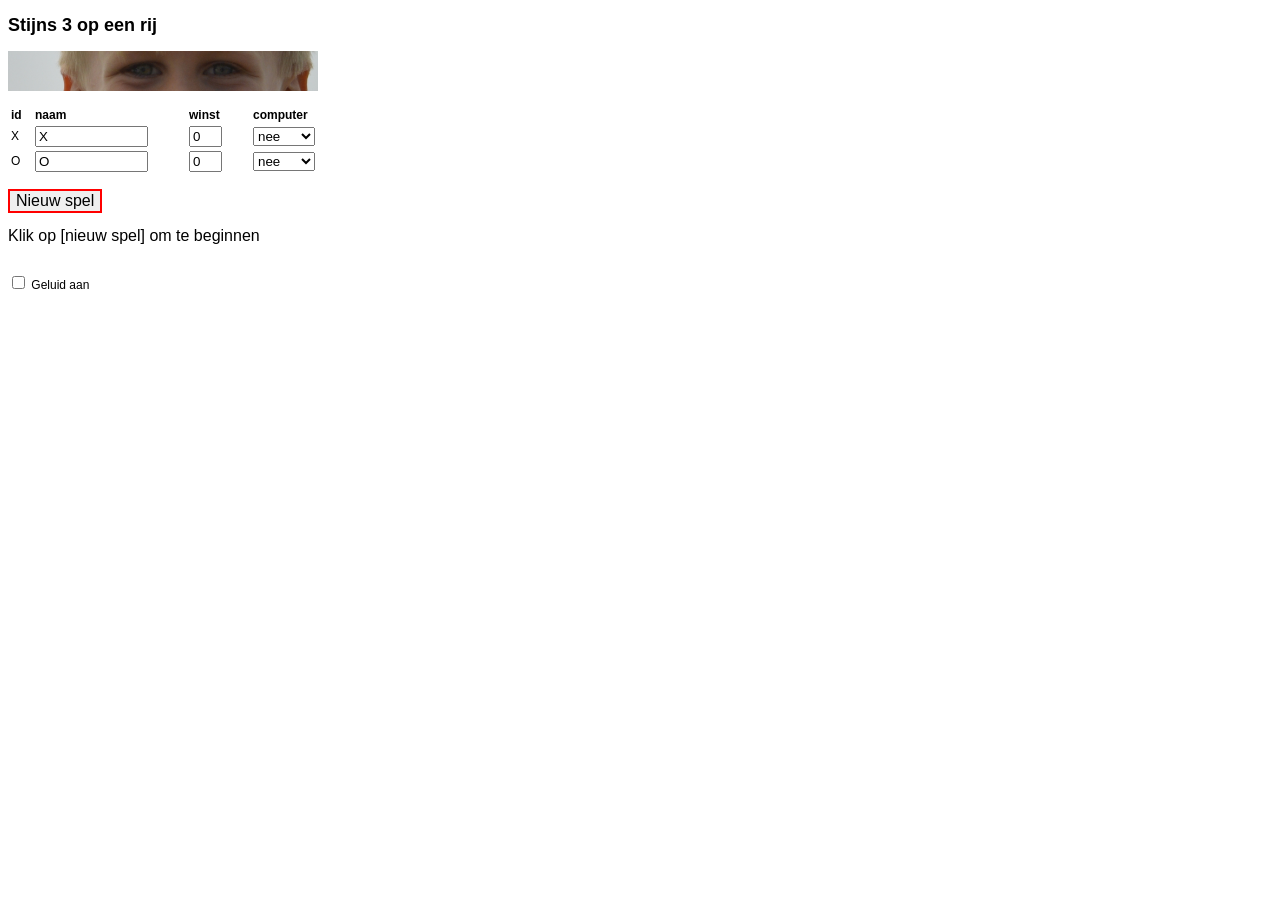
<file: Games/3OpRij/BU/3OpRij.html>
<!DOCTYPE html>
<html lang="nl">
<head>
	<meta charset="UTF-8">
	<title>Stijn's Boter, Kaas en Eieren</title>

	<h2> Stijns 3 op een rij </h2>

	<link href="3OpRij.css" rel="stylesheet">

	<script type="text/javascript" src="3OpRij.js"></script>
</head>

<body> 

	<div id="divimage" style="width: 310px; height: 40px; position: relative; overflow: hidden;"> 
		<picture>
		   <img src="stijn.jpg" id="image" style="width: 360px; position: absolute; top: -190px; left: 0px; bottom: -230px; right: 0px" />
		</picture>
	 </div>

	<br/>

	<table class="spelerinfo">
		<tr>
			<th class="spelerinfo" style="width:20px" height="14px">id</th>
			<th class="spelerinfo" style="width:150px" height="14px">naam</th>
			<th class="spelerinfo" style="width:60px" height="14px">winst</th>
			<th class="spelerinfo" style="width:100px" height="14px">computer</th>
		</tr>
		<tr>
			<td class="spelerinfo" style="width:20px" height="14px">X</td>
			<td class="spelerinfo" style="width:150px" height="14px">
				<input type="text" id="nameX" value="X"  size="12" maxlength="20" height="14px"/>
			</td>
			<td class="spelerinfo" style="width:60px" height="14px">
				<input type="text" id="wonX" value="0" size="2" maxlength="2" readonly/>
			</td>
			<td class="spelerinfo" style="width:100px" height="14px">
				<select name="compX" id="compX">
					<option value="nee">nee</option>
					<option value="zwak">zwak</option>
					<option value="middel">middel</option>
					<option value="sterk">sterk</option>
				</select>
			</td>
		</tr>
		<tr>
			<td class="spelerinfo" style="width:20px" height="14px">O</td>
			<td class="spelerinfo" style="width:150px" height="14px">
				<input type="text" id="nameO" value="O"  size="12" maxlength="20" height="14px"/>
			</td>
			<td class="spelerinfo" style="width:60px" height="14px">
				<input type="text" id="wonO" value="0" size="2" maxlength="2" readonly/>
			</td>
			<td class="spelerinfo" style="width:100px" height="14px">
				<select name="compO" id="compO">
					<option value="nee">nee</option>
					<option value="zwak">zwak</option>
					<option value="middel">middel</option>
					<option value="sterk">sterk</option>
				</select>
			</td>
		</tr>
	  </table>
	  

	<br/>
	<button class="button_NieuwSpel" id="nieuwspel" onclick="nieuwSpel()">Nieuw spel</button>
	<br/>
	<br/>
	<label for="message" id="message" class="txthgt16">Klik op [nieuw spel] om te beginnen</label>
	<br/>


	<table id="speelveld">
		<tr>
			<td><button class="button_Game" onclick="veldGekozen(0,0)" id="rij_0_kolom_0"></button></td>
			<td><button class="button_Game" onclick="veldGekozen(0,1)" id="rij_0_kolom_1"></button></td>
			<td><button class="button_Game" onclick="veldGekozen(0,2)" id="rij_0_kolom_2"></button></td>
		</tr>
		<tr>
			<td><button class="button_Game" onclick="veldGekozen(1,0)" id="rij_1_kolom_0"></button></td>
			<td><button class="button_Game" onclick="veldGekozen(1,1)" id="rij_1_kolom_1"></button></td>
			<td><button class="button_Game" onclick="veldGekozen(1,2)" id="rij_1_kolom_2"></button></td>
		</tr>
		<tr>
			<td><button class="button_Game" onclick="veldGekozen(2,0)" id="rij_2_kolom_0"></button></td>
			<td><button class="button_Game" onclick="veldGekozen(2,1)" id="rij_2_kolom_1"></button></td>
			<td><button class="button_Game" onclick="veldGekozen(2,2)" id="rij_2_kolom_2"></button></td>
		</tr>
	</table>

	<br/>
	<input type="checkbox" id="sound" name="sound">
  	<label for="sound">Geluid aan</label>


</body>
</html>
</file>
<file: index.css>
.table_bottom  {
	border:0px solid grey;
	border-collapse: collapse;
	font-size: 14px;
	height: 18px;
	background: white;
	text-align: left;
	/* width: 80%; */
}

.table_bottom th,
.table_bottom tr,
.table_bottom td {
	border:1px solid grey;
	border-collapse: collapse;	
}

.table_rowcolors {
	border:0px solid grey;
	border-collapse: collapse;
	font-size: 14px;
	height: 18px;
	background: white;
	text-align: left;
	/* width: 60%;	 */
}
</file>
<file: Games/5OpEenRij/Combinations.css>
.mybutton_normal {
	width:45px;
	height:45px;
	font-size:22px;
	border:1px #808080 solid;
}


.mybutton_hilite {
	width:45px;
	height:45px;
	font-size:22px;
	border:6px #0a0101 solid;
}

.mybutton_Xhilite {
	width:45px;
	height:45px; 
	font-size:22px;
	border:6px #0000FF solid; 
	background-color: white;
}

.mybutton_Xnormal {
	width:45px;
	height:45px; 
	font-size:22px;
	border:3px #0000FF solid; 
	background-color: lightblue;
}

.mybutton_Ohilite {
	width:45px;
	height:45px; 
	font-size:22px;
	border:6px #00FF00 solid; 
	background-color: white;
}

.mybutton_Onormal {
	width:45px;
	height:45px; 
	font-size:22px;
	border:3px #00FF00 solid; 
	background-color: lightgreen;
}
</file>
<file: Games/Tectonic/CSS/dynamic-dialog.css>
/* De donkere achtergrond die het scherm blokkeert */
    .modal-overlay {
        position: fixed;
        top: 0;
        left: 0;
        width: 100%;
        height: 100%;
        background: rgba(0, 0, 0, 0.5);
        display: flex;
        justify-content: center;
        align-items: center;
        z-index: 9999;
        font-family: sans-serif;
    }

    /* De modal box zelf */
    .modal-box {
        background: white;
        padding: 20px;
        border-radius: 8px;
        box-shadow: 0 4px 15px rgba(0, 0, 0, 0.2);
        max-width: 400px;
        width: 100%;
        text-align: center;
    }

    .modal-box h3 {
        margin-top: 0;
        color: #333;
    }

    .modal-box p {
        color: #666;
        margin-bottom: 20px;
    }

    /* Knoppen styling */
    .modal-buttons {
        display: flex;
        justify-content: space-around;
    }

    .btn {
        padding: 10px 24px;
        border: none;
        border-radius: 4px;
        cursor: pointer;
        font-weight: bold;
        font-size: 14px;
    }

    .btn-yes {
        background-color: #6c927f;
        color: white;
    }

    .btn-no {
        background-color: #bc914c;
        color: white;
    }

    .btn:hover {
        opacity: 0.9;
    }
</file>
<file: Games/ZeeSlag/CSS/dynamic-dialog.css>
/* De donkere achtergrond die het scherm blokkeert */
    .modal-overlay {
        position: fixed;
        top: 0;
        left: 0;
        width: 100%;
        height: 100%;
        background: rgba(0, 0, 0, 0.5);
        display: flex;
        justify-content: center;
        align-items: center;
        z-index: 9999;
        font-family: sans-serif;
    }

    /* De modal box zelf */
    .modal-box {
        background: white;
        padding: 20px;
        border-radius: 8px;
        box-shadow: 0 4px 15px rgba(0, 0, 0, 0.2);
        max-width: 525px;
        width: 100%;
        text-align: left;
    }

    .modal-box h3 {
        margin-top: 0;
        color: #333;
    }

    .modal-box p {
        color: #666;
        margin-bottom: 20px;
    }

    /* Knoppen styling */
    .modal-buttons {
        display: flex;
        justify-content: space-around;
    }

    .btn {
        padding: 10px 24px;
        border: none;
        border-radius: 4px;
        cursor: pointer;
        font-weight: bold;
        font-size: 14px;
    }

    .btn-yes {
        background-color: #6c927f;
        color: white;
    }

    .btn-no {
        background-color: #bc914c;
        color: white;
    }

    .btn:hover {
        opacity: 0.9;
    }
</file>
<file: Games/3OpRij/BU/3OpRij.css>
body {
	font-size: 12px;
	font-family: Arial;
}

.button_NieuwSpel {
	font-size: 16px;
	font-family: Arial;
	border: 2px solid red;
}

.button_NieuwSpel_Actief {
	font-size: 16px;
	font-family: Arial;
	border: 2px solid black;
}

.button_Game {
	font-size: 24px;
	font-family: Arial;
	border: 1px solid black;
	height: 100px;
	width: 100px;
	display: none;
}

.button_GameX {
	font-family: Arial;
	border: 1px solid black;
	height: 100px;
	width: 100px;
	display: block;
	color: red;
	font-size: 36px;
	transition: font-size 300ms ease;
}

.button_GameO {
	font-family: Arial;
	border: 1px solid black;
	height: 100px;
	width: 100px;
	display: block;
	color: blue;
	font-size: 36px;
	transition: font-size 300ms ease;
}


button .ActiveGame {
	font-size: 24px;
	font-family: Arial;
	border: 1px solid black
}

.txthgt12 {
	font-size: 12px;
}
.txthgt14 {
	font-size: 14px;
}
.txthgt16 {
	font-size: 16px;
}

table .spelerinfo {
	border:0px solid black;
	border-collapse: collapse;
	font-size: 12px;
	height: 12px;
	background: white;
	text-align: left;
}

table .speelveld {
	border:1px solid black;
	border-collapse: collapse;
	font-size: 14px;
	height: 14px;
	background: white;
	text-align: center;
}
</file>
